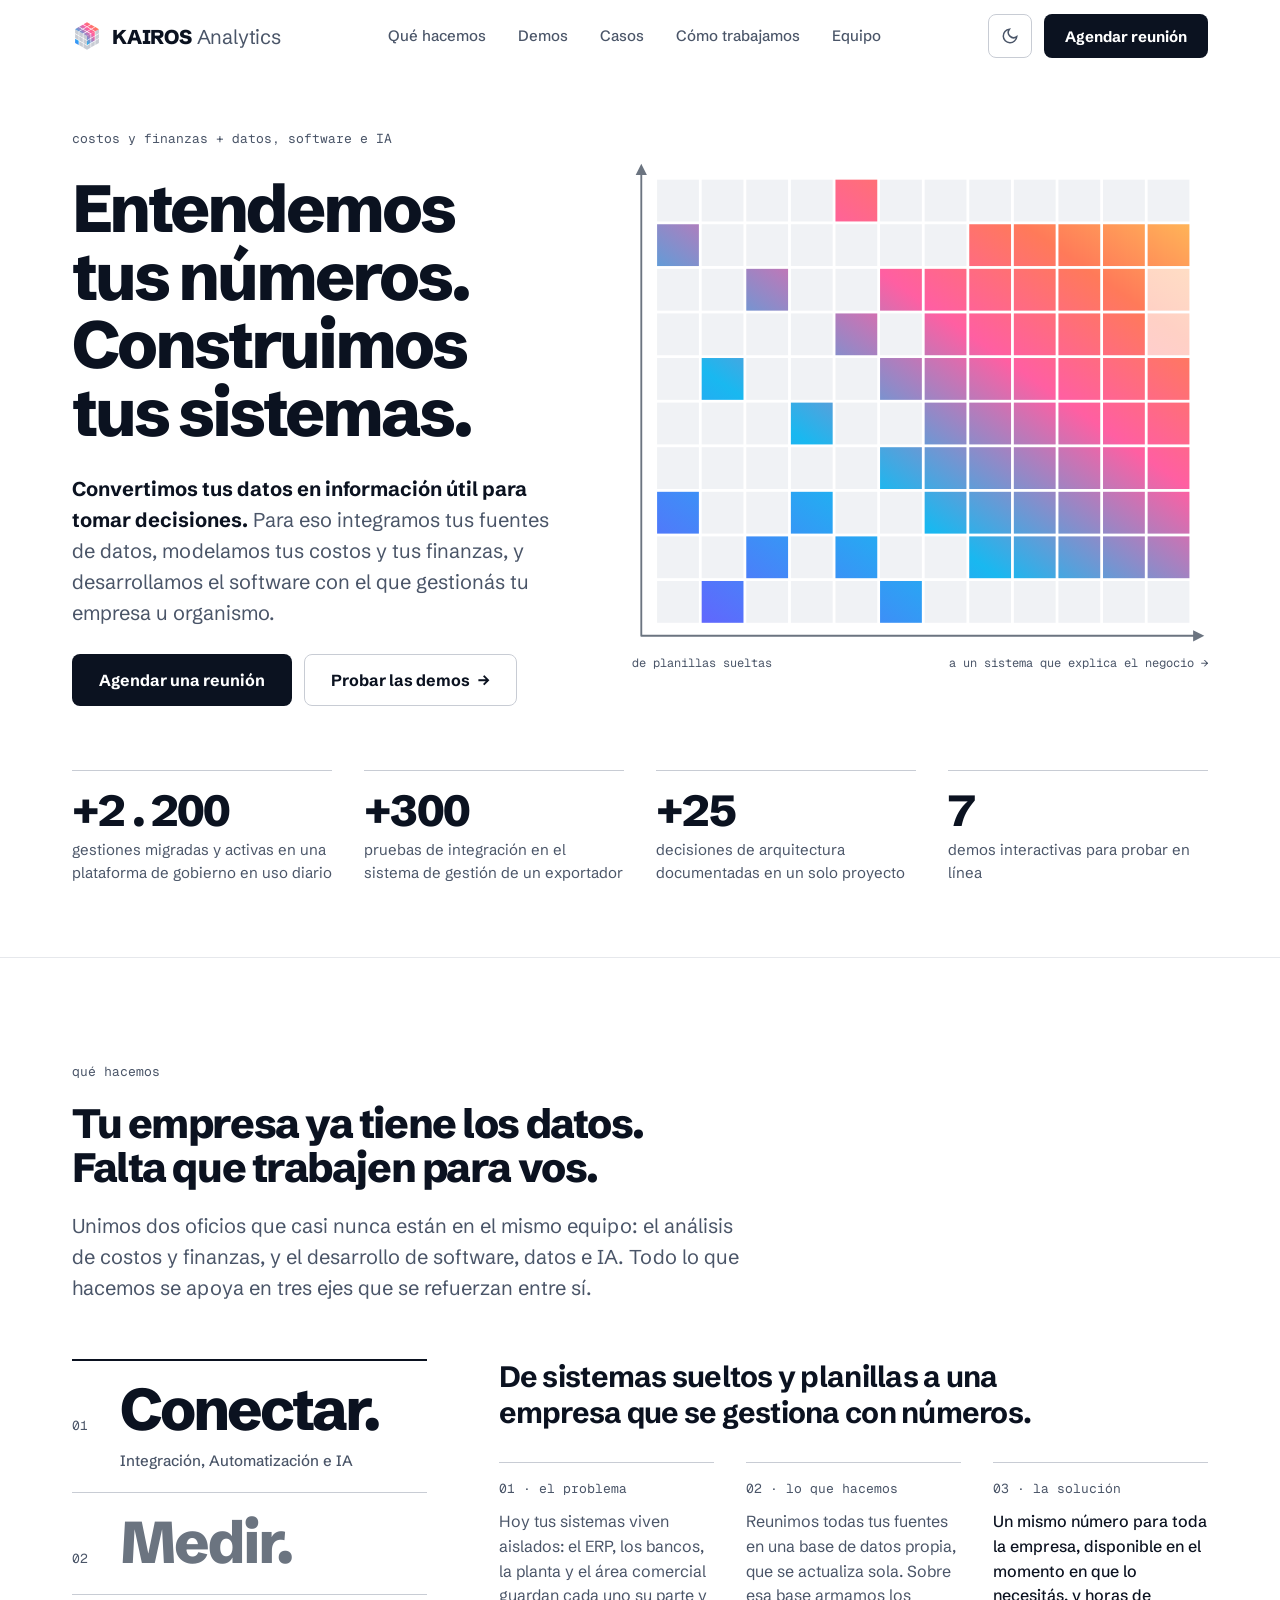
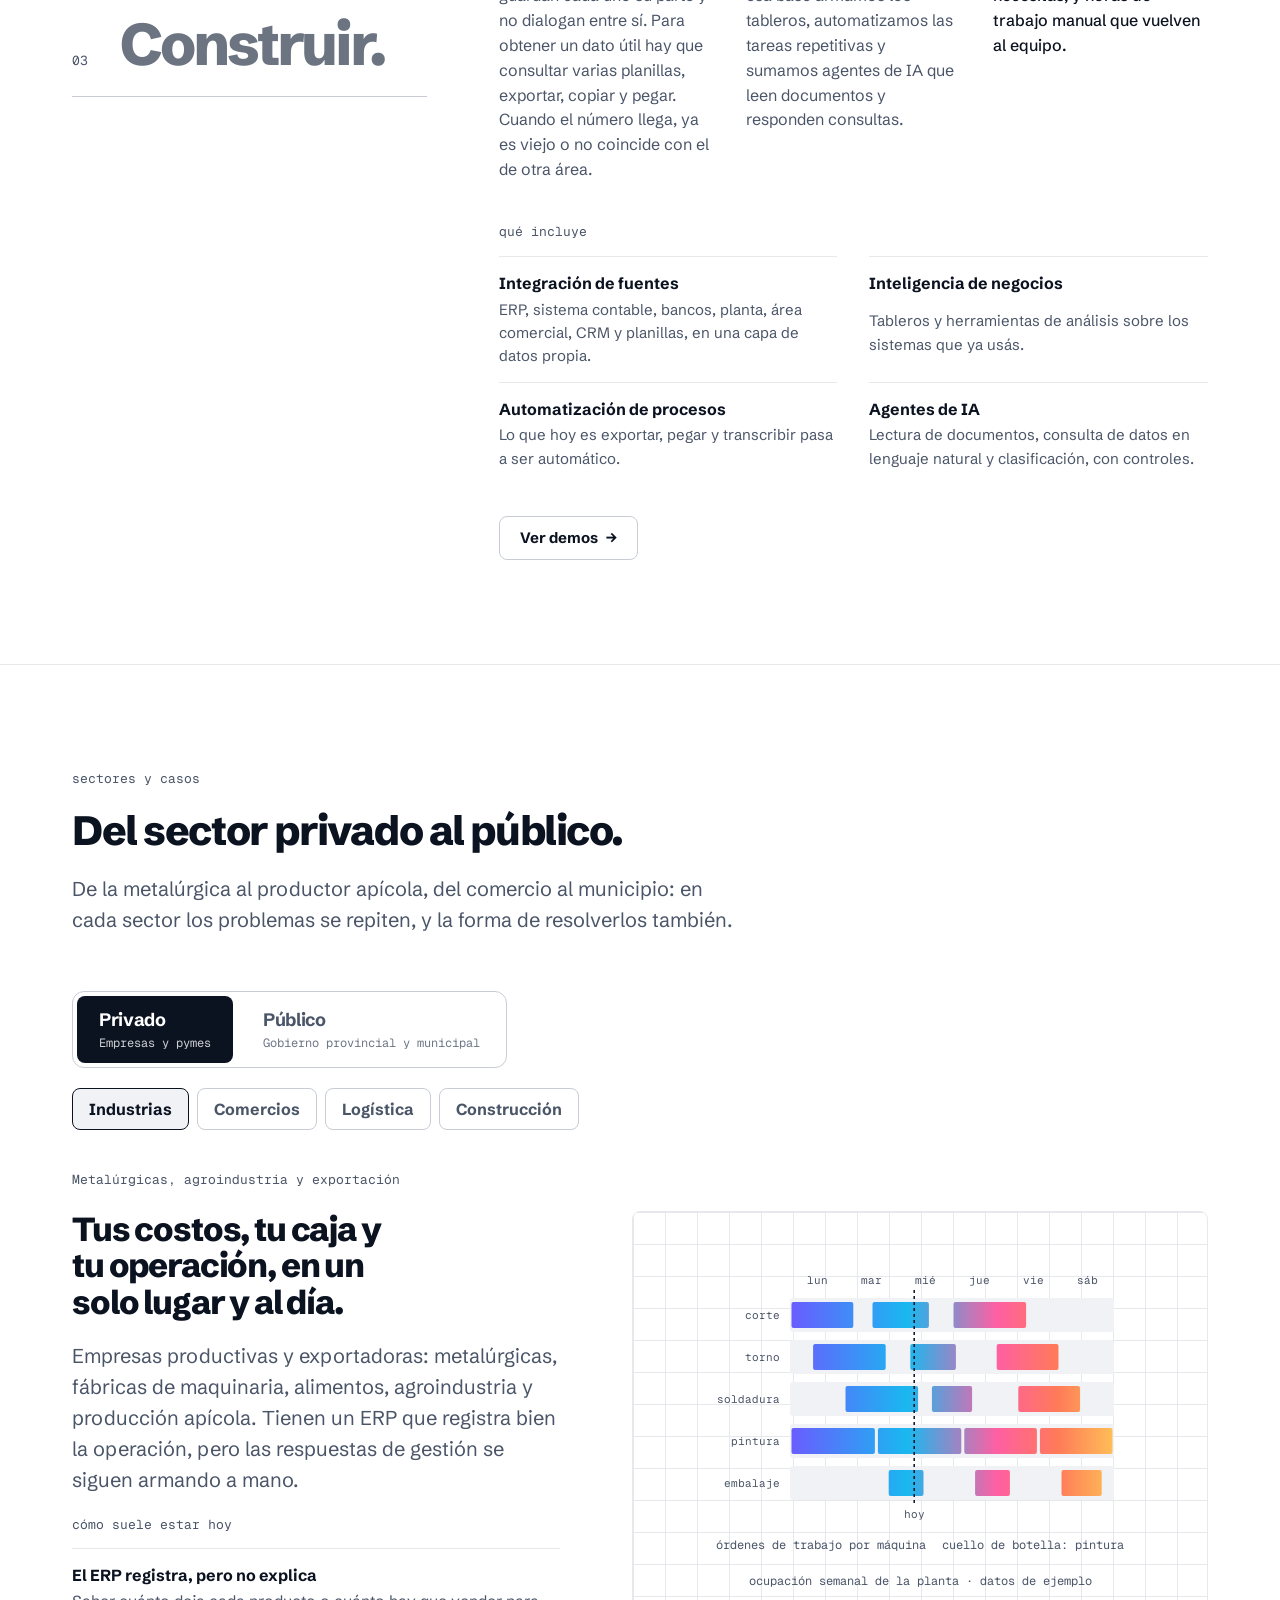
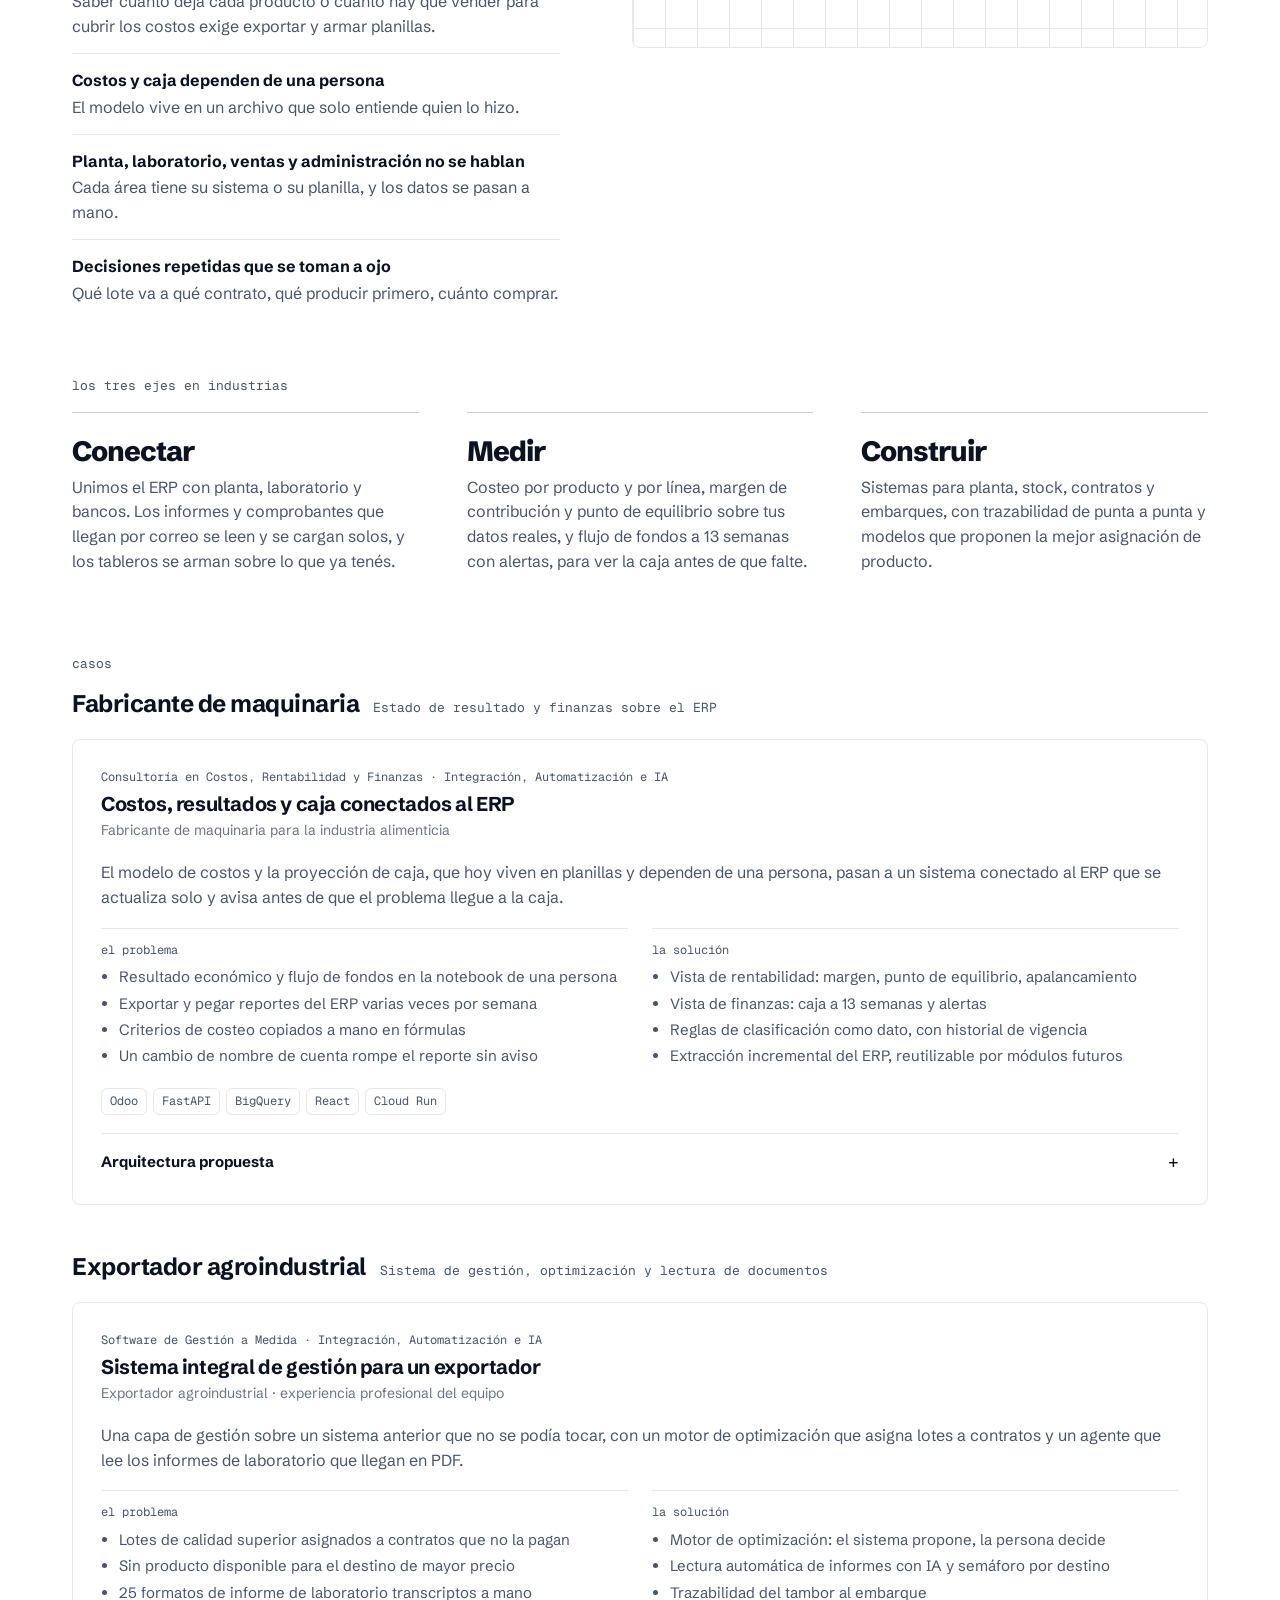
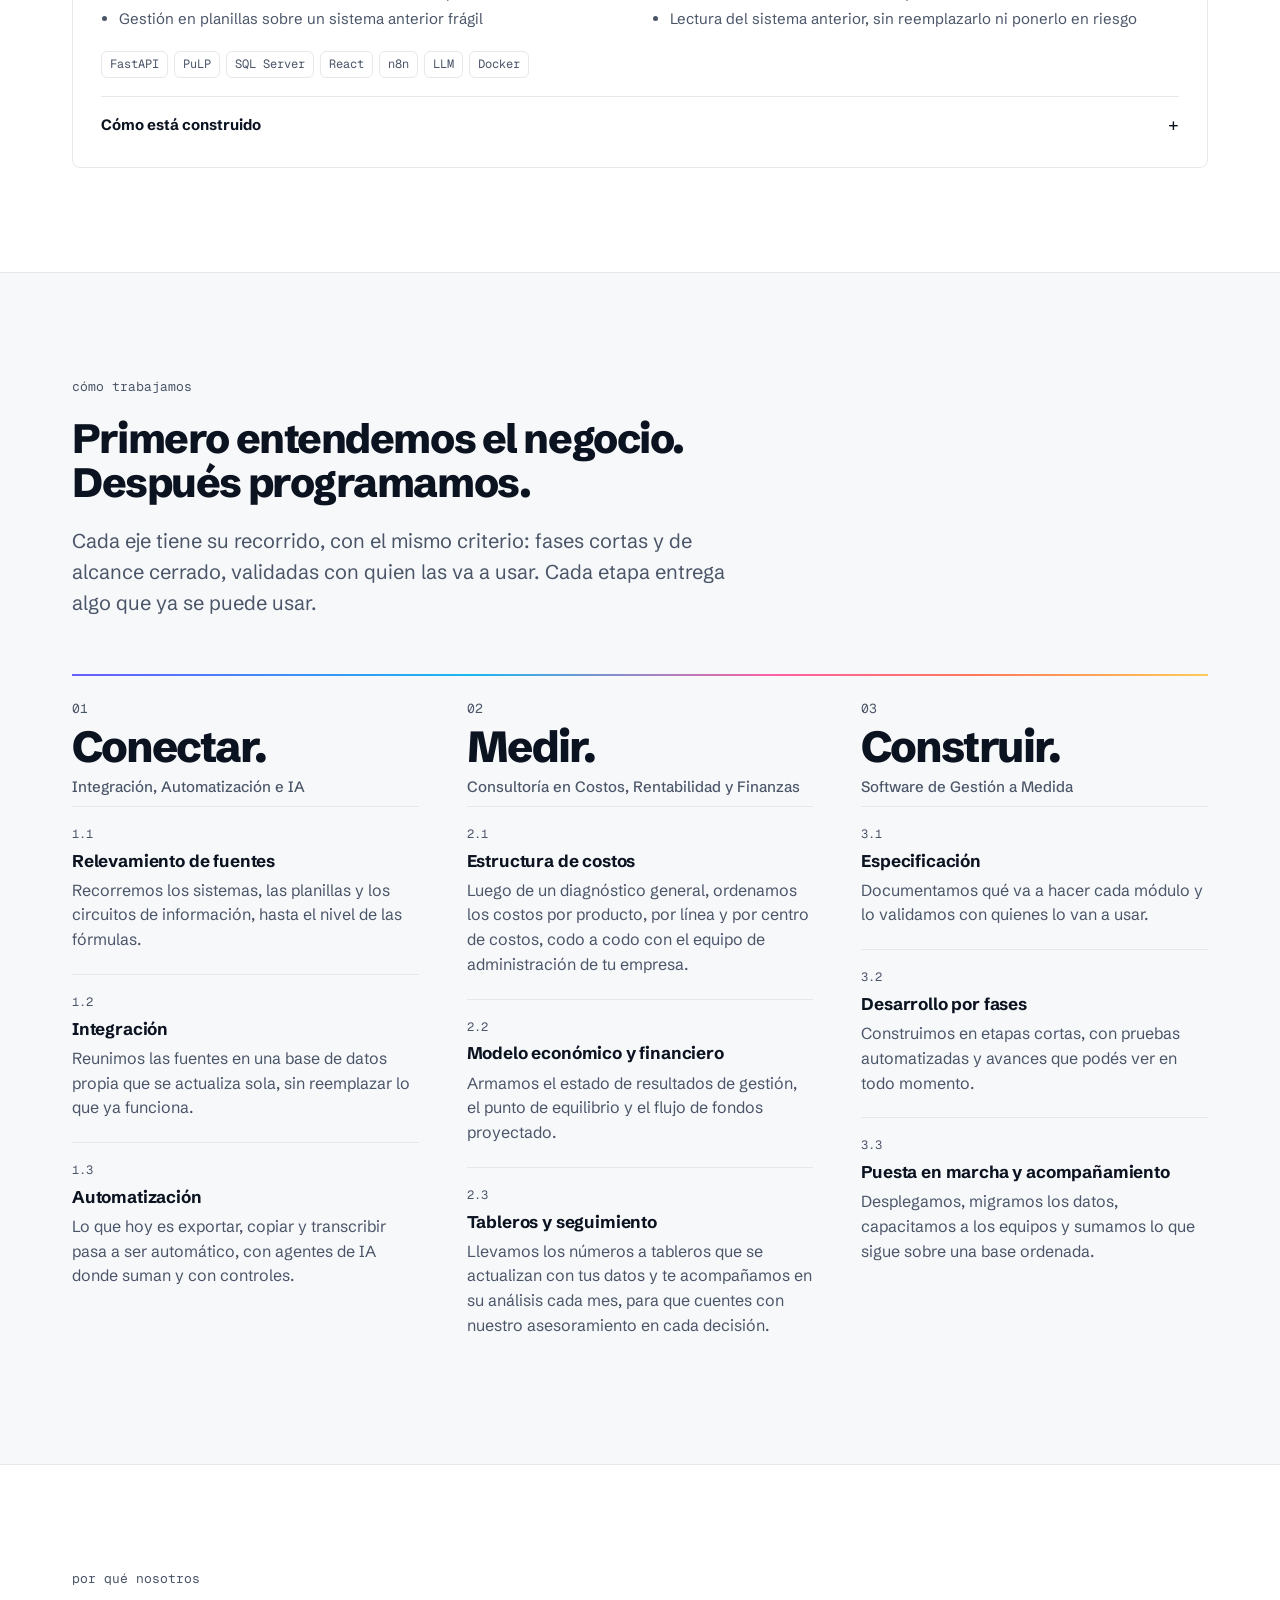
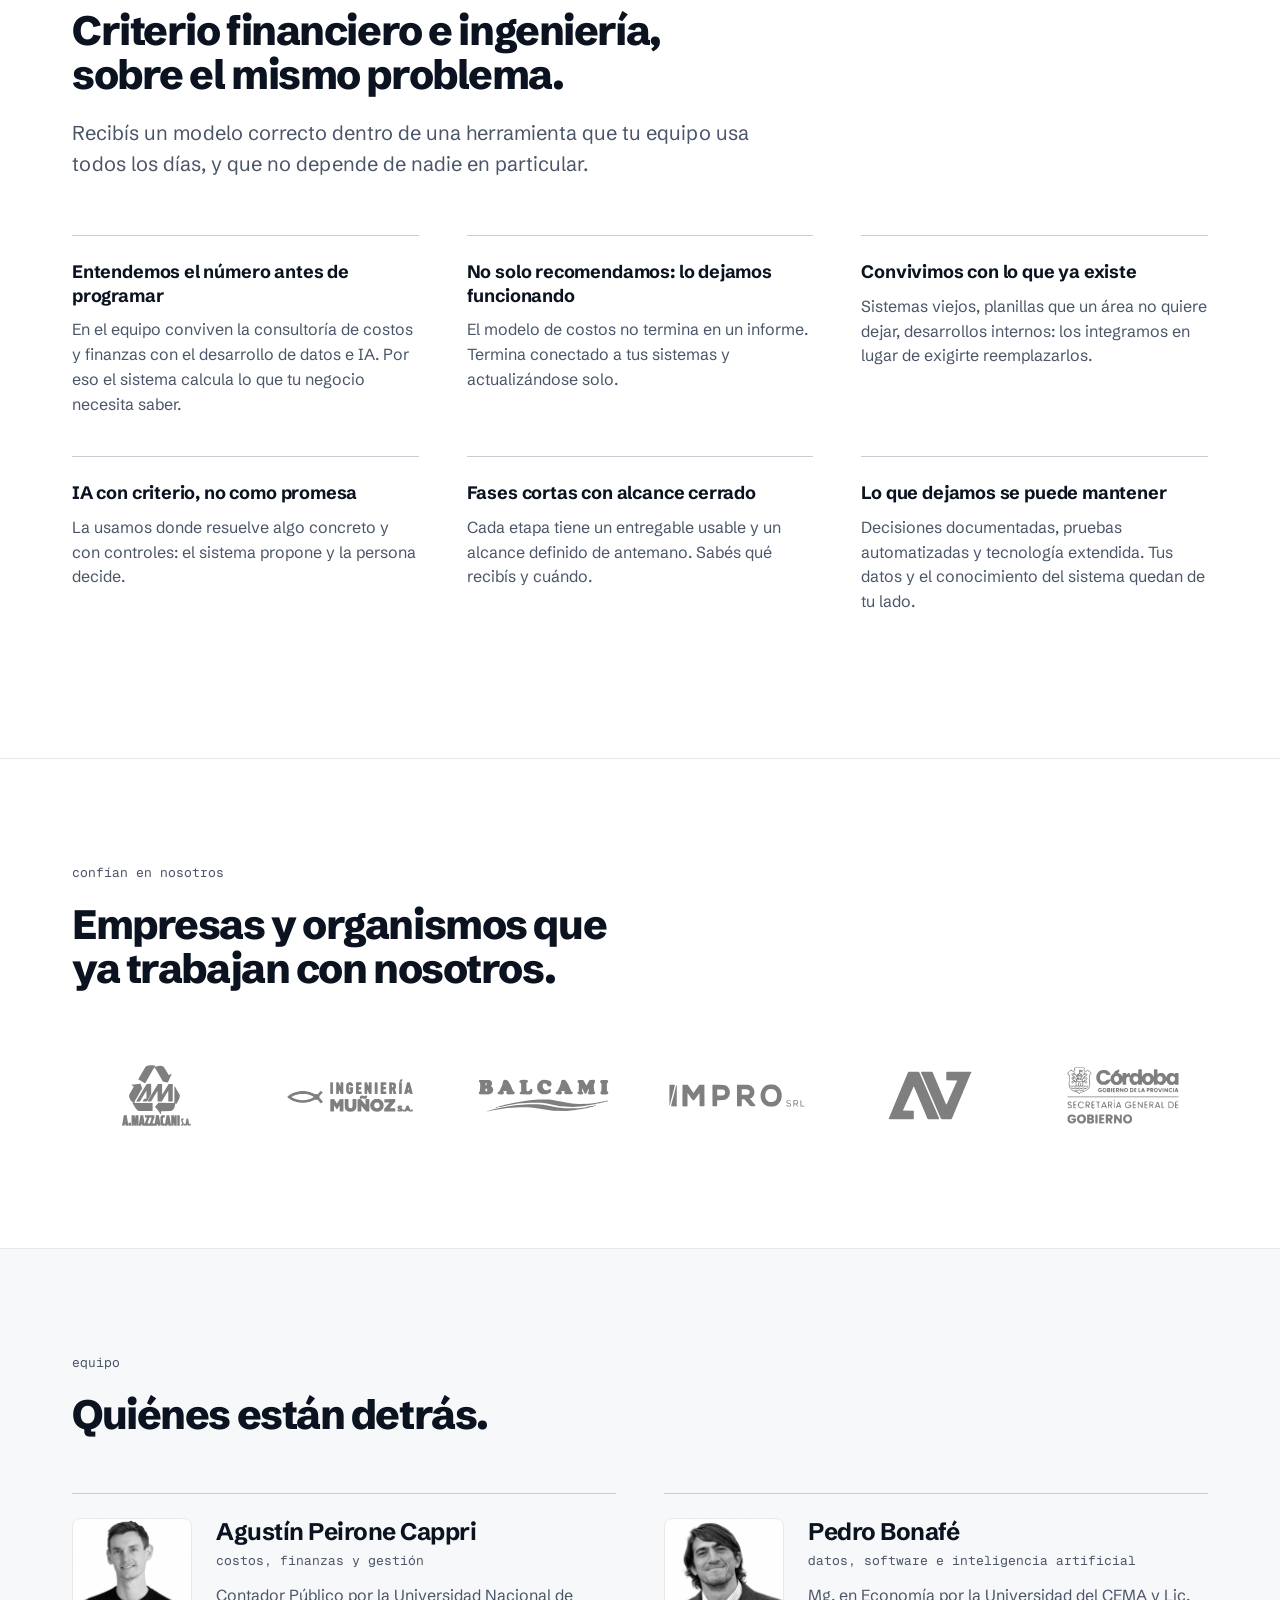
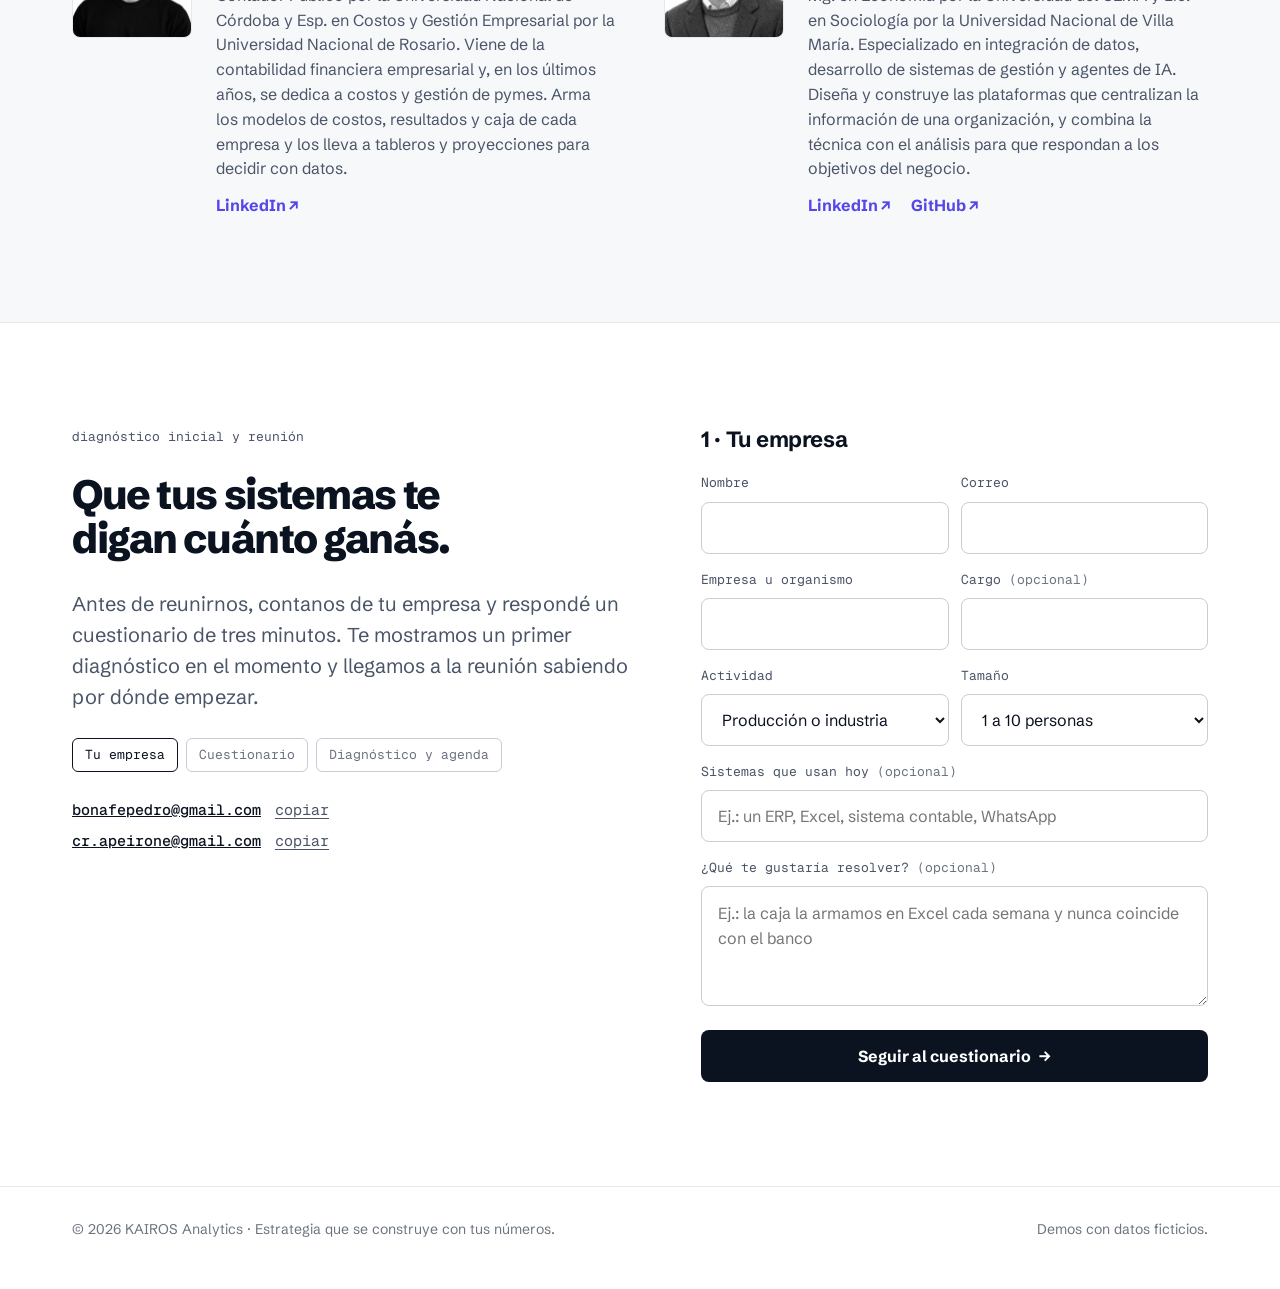
<file: index.html>
<!doctype html>
<html lang="es">
<head>
  <meta charset="utf-8" />
  <meta name="viewport" content="width=device-width, initial-scale=1" />
  <title>KAIROS Analytics · Costos, datos y software a medida</title>
  <meta name="description" content="Integramos tus fuentes de datos, modelamos tus costos y tus finanzas, y desarrollamos el software con el que gestionás tu empresa u organismo." />
  <meta name="theme-color" content="#ffffff" media="(prefers-color-scheme: light)" />
  <meta name="theme-color" content="#07080c" media="(prefers-color-scheme: dark)" />
  <meta property="og:type" content="website" />
  <meta property="og:locale" content="es_AR" />
  <meta property="og:site_name" content="KAIROS Analytics" />
  <meta property="og:title" content="Entendemos tus números. Construimos tus sistemas." />
  <meta property="og:description" content="Estrategia que se construye con tus números: costos y finanzas + datos, software e IA para conectar, medir y construir." />
  <meta property="og:url" content="https://kairosanalytics.com.ar/" />
  <meta property="og:image" content="https://kairosanalytics.com.ar/files/og-image.png" />
  <meta property="og:image:width" content="1200" />
  <meta property="og:image:height" content="630" />
  <meta property="og:image:alt" content="KAIROS Analytics: Entendemos tus números. Construimos tus sistemas. Estrategia que se construye con tus números." />
  <meta name="twitter:card" content="summary_large_image" />
  <link rel="icon" href="data:image/svg+xml,%3Csvg xmlns='http://www.w3.org/2000/svg' viewBox='0 0 48 48'%3E%3Cdefs%3E%3ClinearGradient id='g' gradientUnits='userSpaceOnUse' x1='0' y1='48' x2='48' y2='0'%3E%3Cstop offset='0' stop-color='%236a5cff'/%3E%3Cstop offset='0.35' stop-color='%2319b8f0'/%3E%3Cstop offset='0.62' stop-color='%23ff5fa2'/%3E%3Cstop offset='0.8' stop-color='%23ff7a59'/%3E%3Cstop offset='1' stop-color='%23ffcb57'/%3E%3C/linearGradient%3E%3C/defs%3E%3Cg fill='%23a9aeb9'%3E%3Cpolygon points='24.00,24.00 18.29,20.70 18.29,27.30 24.00,30.60'/%3E%3Cpolygon points='24.00,31.70 18.29,28.40 18.29,35.00 24.00,38.30'/%3E%3Cpolygon points='24.00,39.40 18.29,36.10 18.29,42.70 24.00,46.00'/%3E%3Cpolygon points='17.33,20.15 11.62,16.85 11.62,23.45 17.33,26.75'/%3E%3Cpolygon points='17.33,27.85 11.62,24.55 11.62,31.15 17.33,34.45'/%3E%3Cpolygon points='17.33,35.55 11.62,32.25 11.62,38.85 17.33,42.15'/%3E%3Cpolygon points='10.67,16.30 4.95,13.00 4.95,19.60 10.67,22.90'/%3E%3Cpolygon points='10.67,24.00 4.95,20.70 4.95,27.30 10.67,30.60'/%3E%3Cpolygon points='24.00,39.40 29.71,36.10 29.71,42.70 24.00,46.00'/%3E%3Cpolygon points='30.67,35.55 36.38,32.25 36.38,38.85 30.67,42.15'/%3E%3Cpolygon points='37.34,16.30 43.05,13.00 43.05,19.60 37.34,22.90'/%3E%3Cpolygon points='37.34,24.00 43.05,20.70 43.05,27.30 37.34,30.60'/%3E%3Cpolygon points='37.34,31.70 43.05,28.40 43.05,35.00 37.34,38.30'/%3E%3C/g%3E%3Cg fill='url%28%23g%29'%3E%3Cpolygon points='10.67,31.70 4.95,28.40 4.95,35.00 10.67,38.30'/%3E%3Cpolygon points='24.00,24.00 29.71,20.70 29.71,27.30 24.00,30.60'/%3E%3Cpolygon points='24.00,31.70 29.71,28.40 29.71,35.00 24.00,38.30'/%3E%3Cpolygon points='30.67,20.15 36.38,16.85 36.38,23.45 30.67,26.75'/%3E%3Cpolygon points='30.67,27.85 36.38,24.55 36.38,31.15 30.67,34.45'/%3E%3Cpolygon points='24.00,24.00 29.71,20.70 24.00,17.40 18.29,20.70'/%3E%3Cpolygon points='17.33,20.15 23.05,16.85 17.33,13.55 11.62,16.85'/%3E%3Cpolygon points='10.67,16.30 16.38,13.00 10.66,9.70 4.95,13.00'/%3E%3Cpolygon points='30.67,20.15 36.38,16.85 30.67,13.55 24.95,16.85'/%3E%3Cpolygon points='24.00,16.30 29.71,13.00 24.00,9.70 18.29,13.00'/%3E%3Cpolygon points='17.33,12.45 23.05,9.15 17.33,5.85 11.62,9.15'/%3E%3Cpolygon points='37.34,16.30 43.05,13.00 37.33,9.70 31.62,13.00'/%3E%3Cpolygon points='30.67,12.45 36.38,9.15 30.67,5.85 24.95,9.15'/%3E%3Cpolygon points='24.00,8.60 29.71,5.30 24.00,2.00 18.29,5.30'/%3E%3C/g%3E%3C/svg%3E" />
  <link rel="preconnect" href="https://fonts.googleapis.com" />
  <link rel="preconnect" href="https://fonts.gstatic.com" crossorigin />
  <link rel="stylesheet" href="https://fonts.googleapis.com/css2?family=Schibsted+Grotesk:wght@400;500;700;800&family=Geist+Mono:wght@400;500&display=swap" />
  <link rel="stylesheet" href="tokens.css" />
  <link rel="stylesheet" href="styles.css" />
  <!-- Tema guardado: se aplica antes de pintar para evitar el parpadeo -->
  <script>try { var t = localStorage.getItem("theme"); if (t) document.documentElement.dataset.theme = t; } catch (e) {}</script>
</head>
<body>
<a class="skip" href="#main">Saltar al contenido</a>

<!-- ============================ NAV ============================ -->
<header class="nav" id="nav">
  <div class="wrap nav-bar">
    <a class="logo" href="#top" aria-label="Inicio">
      <svg class="logo-mark" aria-hidden="true" width="30" height="30" viewBox="0 0 48 48">
        <defs><linearGradient id="gLogo" gradientUnits="userSpaceOnUse" x1="0" y1="48" x2="48" y2="0"><stop offset="0" style="stop-color:var(--g1)"/><stop offset="0.35" style="stop-color:var(--g2)"/><stop offset="0.62" style="stop-color:var(--g3)"/><stop offset="0.8" style="stop-color:var(--g4)"/><stop offset="1" style="stop-color:var(--g5)"/></linearGradient></defs>
        <g style="fill: var(--line-strong)"><polygon points="24.00,24.00 18.29,20.70 18.29,27.30 24.00,30.60"/><polygon points="24.00,31.70 18.29,28.40 18.29,35.00 24.00,38.30"/><polygon points="24.00,39.40 18.29,36.10 18.29,42.70 24.00,46.00"/><polygon points="17.33,20.15 11.62,16.85 11.62,23.45 17.33,26.75"/><polygon points="17.33,27.85 11.62,24.55 11.62,31.15 17.33,34.45"/><polygon points="17.33,35.55 11.62,32.25 11.62,38.85 17.33,42.15"/><polygon points="10.67,16.30 4.95,13.00 4.95,19.60 10.67,22.90"/><polygon points="10.67,24.00 4.95,20.70 4.95,27.30 10.67,30.60"/><polygon points="24.00,39.40 29.71,36.10 29.71,42.70 24.00,46.00"/><polygon points="30.67,35.55 36.38,32.25 36.38,38.85 30.67,42.15"/><polygon points="37.34,16.30 43.05,13.00 43.05,19.60 37.34,22.90"/><polygon points="37.34,24.00 43.05,20.70 43.05,27.30 37.34,30.60"/><polygon points="37.34,31.70 43.05,28.40 43.05,35.00 37.34,38.30"/></g>
        <g fill="url(#gLogo)"><polygon points="10.67,31.70 4.95,28.40 4.95,35.00 10.67,38.30"/><polygon points="24.00,24.00 29.71,20.70 29.71,27.30 24.00,30.60"/><polygon points="24.00,31.70 29.71,28.40 29.71,35.00 24.00,38.30"/><polygon points="30.67,20.15 36.38,16.85 36.38,23.45 30.67,26.75"/><polygon points="30.67,27.85 36.38,24.55 36.38,31.15 30.67,34.45"/><polygon points="24.00,24.00 29.71,20.70 24.00,17.40 18.29,20.70"/><polygon points="17.33,20.15 23.05,16.85 17.33,13.55 11.62,16.85"/><polygon points="10.67,16.30 16.38,13.00 10.66,9.70 4.95,13.00"/><polygon points="30.67,20.15 36.38,16.85 30.67,13.55 24.95,16.85"/><polygon points="24.00,16.30 29.71,13.00 24.00,9.70 18.29,13.00"/><polygon points="17.33,12.45 23.05,9.15 17.33,5.85 11.62,9.15"/><polygon points="37.34,16.30 43.05,13.00 37.33,9.70 31.62,13.00"/><polygon points="30.67,12.45 36.38,9.15 30.67,5.85 24.95,9.15"/><polygon points="24.00,8.60 29.71,5.30 24.00,2.00 18.29,5.30"/></g>
      </svg>
      <span class="logo-text"><b>KAIROS</b> Analytics</span>
    </a>
    <nav class="nav-links" aria-label="Secciones">
      <a href="#servicios">Qué hacemos</a>
      <a href="demo/">Demos</a>
      <a href="#casos">Casos</a>
      <a href="#metodologia">Cómo trabajamos</a>
      <a href="#equipo">Equipo</a>
    </nav>
    <div class="nav-actions">
      <button class="icon-btn" id="themeBtn" aria-label="Cambiar a tema oscuro" title="Cambiar tema">
        <svg class="i-moon" width="18" height="18" viewBox="0 0 24 24" fill="none" stroke="currentColor" stroke-width="2"><path d="M21 12.8A9 9 0 1 1 11.2 3a7 7 0 0 0 9.8 9.8z"/></svg>
        <svg class="i-sun" width="18" height="18" viewBox="0 0 24 24" fill="none" stroke="currentColor" stroke-width="2" stroke-linecap="round"><circle cx="12" cy="12" r="4"/><path d="M12 2v2M12 20v2M4.9 4.9l1.4 1.4M17.7 17.7l1.4 1.4M2 12h2M20 12h2M4.9 19.1l1.4-1.4M17.7 6.3l1.4-1.4"/></svg>
      </button>
      <a class="btn btn-primary btn-sm nav-cta" href="#contacto">Agendar reunión</a>
      <button class="icon-btn menu-btn" id="menuBtn" aria-label="Abrir menú" aria-expanded="false" aria-controls="mobileMenu">
        <svg width="18" height="18" viewBox="0 0 24 24" fill="none" stroke="currentColor" stroke-width="2" stroke-linecap="round"><path d="M4 7h16M4 12h16M4 17h16"/></svg>
      </button>
    </div>
  </div>
  <div class="mobile-menu" id="mobileMenu">
    <a href="#servicios">Qué hacemos</a>
    <a href="demo/">Demos</a>
    <a href="#casos">Sectores y casos</a>
    <a href="#metodologia">Cómo trabajamos</a>
    <a href="#por-que">Por qué nosotros</a>
    <a href="#equipo">Equipo</a>
    <a href="#contacto">Contacto</a>
  </div>
  <div class="progress" aria-hidden="true"><i id="progress"></i></div>
</header>

<main id="main">

<!-- ============================ INICIO ============================ -->
<section class="hero" id="top">
  <div class="wrap split">
    <div class="stack-text">
      <div class="label">costos y finanzas + datos, software e IA</div>
      <h1>Entendemos tus números. Construimos tus sistemas.</h1>
      <p class="lead"><strong class="lead-impacto">Convertimos tus datos en información útil para tomar decisiones.</strong> Para eso integramos tus fuentes de datos, modelamos tus costos y tus finanzas, y desarrollamos el software con el que gestionás tu empresa u organismo.</p>
      <div class="actions">
        <a class="btn btn-primary" href="#contacto">Agendar una reunión</a>
        <a class="btn btn-secondary" href="demo/">Probar las demos <span class="arrow" aria-hidden="true">→</span></a>
      </div>
    </div>
    <figure class="graphic">
      <div id="mosaic"></div>
      <figcaption class="caption label-sm">
        <span>de planillas sueltas</span>
        <span>a un sistema que explica el negocio</span>
      </figcaption>
    </figure>
  </div>
  <div class="wrap">
    <ul class="proof" id="proof" aria-label="Datos de nuestros proyectos"></ul>
  </div>
</section>

<!-- ============================ QUÉ HACEMOS ============================ -->
<section id="servicios">
  <div class="wrap">
    <div class="section-head reveal">
      <div class="label">qué hacemos</div>
      <h2>Tu empresa ya tiene los datos. Falta que trabajen para vos.</h2>
      <p class="lead">Unimos dos oficios que casi nunca están en el mismo equipo: el análisis de costos y finanzas, y el desarrollo de software, datos e IA. Todo lo que hacemos se apoya en tres ejes que se refuerzan entre sí.</p>
    </div>
    <div class="ejes reveal">
      <div class="ejes-tabs" role="tablist" aria-label="Los tres ejes" id="ejesTabs"></div>
      <div class="ejes-panel" id="ejesPanel" role="tabpanel"></div>
    </div>
  </div>
</section>

<!-- ============================ SECTORES Y CASOS ============================ -->
<section id="casos">
  <div class="wrap">
    <div class="section-head reveal">
      <div class="label">sectores y casos</div>
      <h2>Del sector privado al público.</h2>
      <p class="lead">De la metalúrgica al productor apícola, del comercio al municipio: en cada sector los problemas se repiten, y la forma de resolverlos también.</p>
    </div>
    <div class="vtabs reveal" role="tablist" aria-label="Ámbitos" id="vtabs"></div>
    <div class="stabs" role="tablist" aria-label="Sectores" id="stabs"></div>
    <div id="vpanel" role="tabpanel"></div>
  </div>
</section>

<!-- ============================ METODOLOGÍA ============================ -->
<section class="section-alt" id="metodologia">
  <div class="wrap">
    <div class="section-head reveal">
      <div class="label">cómo trabajamos</div>
      <h2>Primero entendemos el negocio. Después programamos.</h2>
      <p class="lead">Cada eje tiene su recorrido, con el mismo criterio: fases cortas y de alcance cerrado, validadas con quien las va a usar. Cada etapa entrega algo que ya se puede usar.</p>
    </div>
    <div class="method reveal" id="method">
      <div class="method-track" aria-hidden="true"><i></i></div>
      <ol class="method-cols" id="pasosGrid"></ol>
    </div>
  </div>
</section>

<!-- ============================ POR QUÉ NOSOTROS ============================ -->
<section id="por-que">
  <div class="wrap">
    <div class="section-head reveal">
      <div class="label">por qué nosotros</div>
      <h2>Criterio financiero e ingeniería, sobre el mismo problema.</h2>
      <p class="lead">Recibís un modelo correcto dentro de una herramienta que tu equipo usa todos los días, y que no depende de nadie en particular.</p>
    </div>
    <div class="ruled cols-3 reveal" id="diferencialesGrid"></div>
  </div>
</section>

<!-- ============================ CONFÍAN EN NOSOTROS ============================
     Se muestra cuando hay CLIENTES o TESTIMONIOS en data.js (solo clientes que autorizaron). -->
<section id="confian" hidden>
  <div class="wrap">
    <div class="section-head reveal">
      <div class="label">confían en nosotros</div>
      <h2>Empresas y organismos que ya trabajan con nosotros.</h2>
    </div>
    <ul class="clientes reveal" id="clientesGrid" aria-label="Empresas y organismos clientes"></ul>
    <div class="testimonios reveal" id="confianGrid"></div>
  </div>
</section>

<!-- ============================ EQUIPO ============================ -->
<section class="section-alt" id="equipo">
  <div class="wrap">
    <div class="section-head reveal">
      <div class="label">equipo</div>
      <h2>Quiénes están detrás.</h2>
    </div>
    <div class="team reveal">
      <article class="member">
        <img src="files/agustin-480.jpg" alt="Agustín Peirone Cappri" width="120" height="120" loading="lazy" />
        <div>
          <h3>Agustín Peirone Cappri</h3>
          <div class="label">costos, finanzas y gestión</div>
          <p>Contador Público por la Universidad Nacional de Córdoba y Esp. en Costos y Gestión Empresarial por la Universidad Nacional de Rosario. Viene de la contabilidad financiera empresarial y, en los últimos años, se dedica a costos y gestión de pymes. Arma los modelos de costos, resultados y caja de cada empresa y los lleva a tableros y proyecciones para decidir con datos.</p>
          <p class="member-links">
            <a href="https://www.linkedin.com/in/agustin-peirone-cappri/" target="_blank" rel="noopener noreferrer">LinkedIn ↗</a>
          </p>
        </div>
      </article>
      <article class="member">
        <img src="files/pedro-480.jpg" alt="Pedro Bonafé" width="120" height="120" loading="lazy" />
        <div>
          <h3>Pedro Bonafé</h3>
          <div class="label">datos, software e inteligencia artificial</div>
          <p>Mg. en Economía por la Universidad del CEMA y Lic. en Sociología por la Universidad Nacional de Villa María. Especializado en integración de datos, desarrollo de sistemas de gestión y agentes de IA. Diseña y construye las plataformas que centralizan la información de una organización, y combina la técnica con el análisis para que respondan a los objetivos del negocio.</p>
          <p class="member-links">
            <a href="https://www.linkedin.com/in/pedrobonafe/" target="_blank" rel="noopener noreferrer">LinkedIn ↗</a>
            <a href="https://github.com/bonafepedro" target="_blank" rel="noopener noreferrer">GitHub ↗</a>
          </p>
        </div>
      </article>
    </div>
  </div>
</section>

<!-- ============================ CONTACTO ============================ -->
<section id="contacto">
  <div class="wrap split split-even">
    <div class="stack-text reveal">
      <div class="label">diagnóstico inicial y reunión</div>
      <h2>Que tus sistemas te digan cuánto ganás.</h2>
      <p class="lead">Antes de reunirnos, contanos de tu empresa y respondé un cuestionario de tres minutos. Te mostramos un primer diagnóstico en el momento y llegamos a la reunión sabiendo por dónde empezar.</p>
      <ol class="diag-steps label" id="diagSteps" aria-label="Pasos">
        <li>Tu empresa</li>
        <li>Cuestionario</li>
        <li>Diagnóstico y agenda</li>
      </ol>
      <ul class="contact-direct label" id="ctaMails" aria-label="Correos de contacto"></ul>
    </div>
    <form class="contact-form reveal" id="ctaForm" novalidate>
      <div class="diag-step">
        <h3>1 · Tu empresa</h3>
        <div class="form-row">
          <div>
            <label for="ctaNombre">Nombre</label>
            <input id="ctaNombre" name="nombre" type="text" autocomplete="name" required />
          </div>
          <div>
            <label for="ctaEmail">Correo</label>
            <input id="ctaEmail" name="email" type="email" autocomplete="email" required />
          </div>
        </div>
        <div class="form-row">
          <div>
            <label for="ctaOrg">Empresa u organismo</label>
            <input id="ctaOrg" name="organizacion" type="text" autocomplete="organization" required />
          </div>
          <div>
            <label for="ctaCargo">Cargo <span class="opt">(opcional)</span></label>
            <input id="ctaCargo" name="cargo" type="text" autocomplete="organization-title" />
          </div>
        </div>
        <div class="form-row">
          <div>
            <label for="ctaModelo">Actividad</label>
            <select id="ctaModelo" name="actividad"></select>
          </div>
          <div>
            <label for="ctaTamano">Tamaño</label>
            <select id="ctaTamano" name="tamano"></select>
          </div>
        </div>
        <label for="ctaSistemas">Sistemas que usan hoy <span class="opt">(opcional)</span></label>
        <input id="ctaSistemas" name="sistemas" type="text" placeholder="Ej.: un ERP, Excel, sistema contable, WhatsApp" />
        <label for="ctaMsg">¿Qué te gustaría resolver? <span class="opt">(opcional)</span></label>
        <textarea id="ctaMsg" name="mensaje" rows="3" placeholder="Ej.: la caja la armamos en Excel cada semana y nunca coincide con el banco"></textarea>
        <button class="btn btn-primary" type="submit">Seguir al cuestionario <span class="arrow" aria-hidden="true">→</span></button>
      </div>
      <div class="diag-step" hidden>
        <h3>2 · Cuestionario rápido</h3>
        <p class="form-note">Elegí la opción que más se parezca a cómo trabajan hoy. No hay respuestas correctas.</p>
        <div id="diagPreguntas"></div>
        <div class="diag-nav">
          <button class="btn btn-ghost" type="button" data-step="0">← Volver</button>
          <button class="btn btn-primary" type="submit">Ver mi diagnóstico <span class="arrow" aria-hidden="true">→</span></button>
        </div>
      </div>
      <div class="diag-step" hidden>
        <h3>3 · Tu diagnóstico inicial</h3>
        <div id="diagResultado"></div>
        <p class="form-note" id="diagAgendaNota"></p>
        <div class="diag-nav">
          <button class="btn btn-primary" type="submit">Enviar diagnóstico <span class="arrow" aria-hidden="true">→</span></button>
          <a class="btn btn-secondary" id="diagAgenda" href="#" target="_blank" rel="noopener noreferrer" hidden>Elegir horario ↗</a>
        </div>
        <button class="link-btn" type="button" data-step="1">← Cambiar respuestas</button>
        <p class="label-sm form-note">Es una lectura orientativa, no un informe.</p>
      </div>
    </form>
  </div>
</section>
</main>

<footer>
  <div class="wrap">
    <span>© <span id="year">2026</span> <span data-brand>KAIROS Analytics</span> · Estrategia que se construye con tus números.</span>
    <span>Demos con datos ficticios.</span>
  </div>
</footer>

<div class="toast" id="toast" role="status" aria-live="polite"></div>

<script src="data.js"></script>
<script src="app.js"></script>
</body>
</html>
</file>
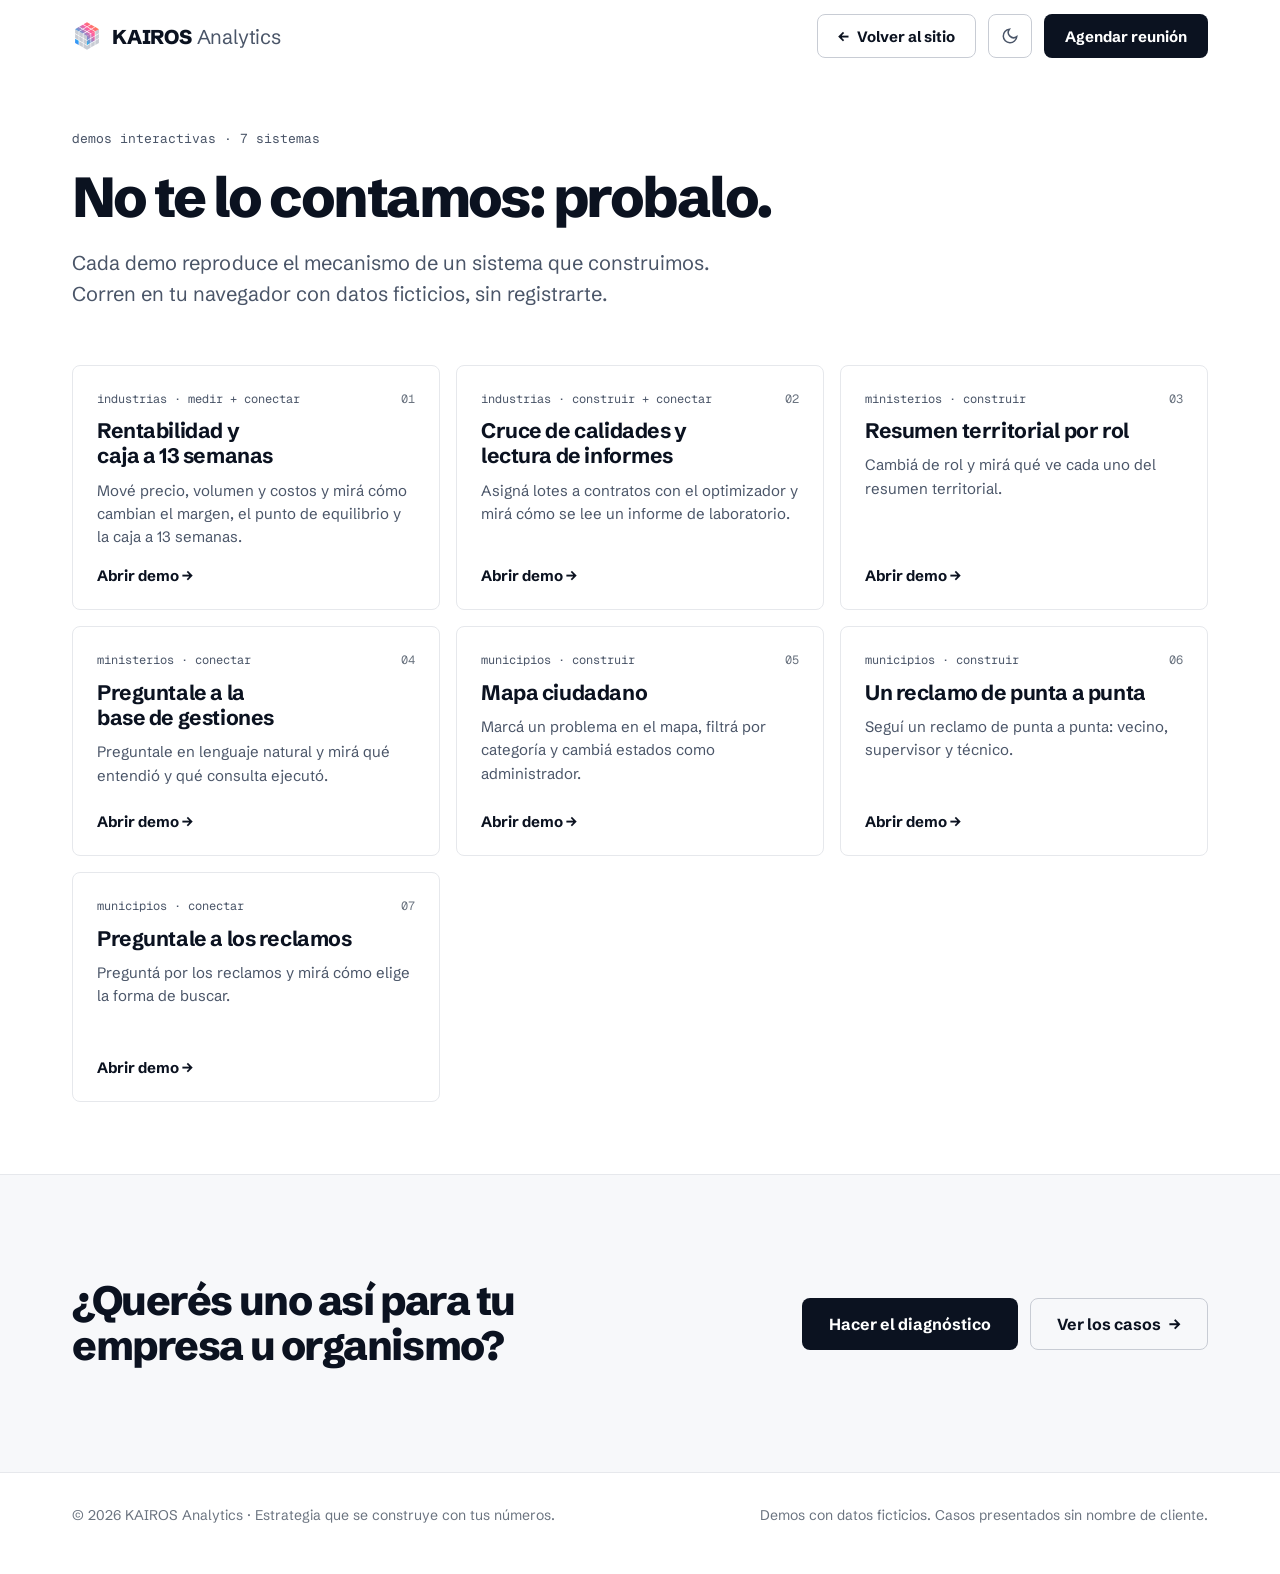
<file: demo/index.html>
<!doctype html>
<html lang="es">
<head>
  <meta charset="utf-8" />
  <meta name="viewport" content="width=device-width, initial-scale=1" />
  <title>Demos · KAIROS Analytics</title>
  <meta name="description" content="Demos interactivas de los sistemas que construimos: costos y caja, cruce de calidades, plataformas de gobierno, reclamos y agentes de IA. Datos ficticios, sin registrarte." />
  <meta name="theme-color" content="#ffffff" media="(prefers-color-scheme: light)" />
  <meta name="theme-color" content="#07080c" media="(prefers-color-scheme: dark)" />
  <meta property="og:type" content="website" />
  <meta property="og:locale" content="es_AR" />
  <meta property="og:site_name" content="KAIROS Analytics" />
  <meta property="og:title" content="Demos interactivas · KAIROS Analytics" />
  <meta property="og:description" content="Probá en tu navegador el mecanismo de los sistemas que construimos, con datos ficticios." />
  <meta property="og:url" content="https://kairosanalytics.com.ar/demo/" />
  <meta property="og:image" content="https://kairosanalytics.com.ar/files/og-image.png" />
  <meta property="og:image:width" content="1200" />
  <meta property="og:image:height" content="630" />
  <meta property="og:image:alt" content="KAIROS Analytics: Entendemos tus números. Construimos tus sistemas. Estrategia que se construye con tus números." />
  <meta name="twitter:card" content="summary_large_image" />
  <link rel="icon" href="data:image/svg+xml,%3Csvg xmlns='http://www.w3.org/2000/svg' viewBox='0 0 48 48'%3E%3Cdefs%3E%3ClinearGradient id='g' gradientUnits='userSpaceOnUse' x1='0' y1='48' x2='48' y2='0'%3E%3Cstop offset='0' stop-color='%236a5cff'/%3E%3Cstop offset='0.35' stop-color='%2319b8f0'/%3E%3Cstop offset='0.62' stop-color='%23ff5fa2'/%3E%3Cstop offset='0.8' stop-color='%23ff7a59'/%3E%3Cstop offset='1' stop-color='%23ffcb57'/%3E%3C/linearGradient%3E%3C/defs%3E%3Cg fill='%23a9aeb9'%3E%3Cpolygon points='24.00,24.00 18.29,20.70 18.29,27.30 24.00,30.60'/%3E%3Cpolygon points='24.00,31.70 18.29,28.40 18.29,35.00 24.00,38.30'/%3E%3Cpolygon points='24.00,39.40 18.29,36.10 18.29,42.70 24.00,46.00'/%3E%3Cpolygon points='17.33,20.15 11.62,16.85 11.62,23.45 17.33,26.75'/%3E%3Cpolygon points='17.33,27.85 11.62,24.55 11.62,31.15 17.33,34.45'/%3E%3Cpolygon points='17.33,35.55 11.62,32.25 11.62,38.85 17.33,42.15'/%3E%3Cpolygon points='10.67,16.30 4.95,13.00 4.95,19.60 10.67,22.90'/%3E%3Cpolygon points='10.67,24.00 4.95,20.70 4.95,27.30 10.67,30.60'/%3E%3Cpolygon points='24.00,39.40 29.71,36.10 29.71,42.70 24.00,46.00'/%3E%3Cpolygon points='30.67,35.55 36.38,32.25 36.38,38.85 30.67,42.15'/%3E%3Cpolygon points='37.34,16.30 43.05,13.00 43.05,19.60 37.34,22.90'/%3E%3Cpolygon points='37.34,24.00 43.05,20.70 43.05,27.30 37.34,30.60'/%3E%3Cpolygon points='37.34,31.70 43.05,28.40 43.05,35.00 37.34,38.30'/%3E%3C/g%3E%3Cg fill='url%28%23g%29'%3E%3Cpolygon points='10.67,31.70 4.95,28.40 4.95,35.00 10.67,38.30'/%3E%3Cpolygon points='24.00,24.00 29.71,20.70 29.71,27.30 24.00,30.60'/%3E%3Cpolygon points='24.00,31.70 29.71,28.40 29.71,35.00 24.00,38.30'/%3E%3Cpolygon points='30.67,20.15 36.38,16.85 36.38,23.45 30.67,26.75'/%3E%3Cpolygon points='30.67,27.85 36.38,24.55 36.38,31.15 30.67,34.45'/%3E%3Cpolygon points='24.00,24.00 29.71,20.70 24.00,17.40 18.29,20.70'/%3E%3Cpolygon points='17.33,20.15 23.05,16.85 17.33,13.55 11.62,16.85'/%3E%3Cpolygon points='10.67,16.30 16.38,13.00 10.66,9.70 4.95,13.00'/%3E%3Cpolygon points='30.67,20.15 36.38,16.85 30.67,13.55 24.95,16.85'/%3E%3Cpolygon points='24.00,16.30 29.71,13.00 24.00,9.70 18.29,13.00'/%3E%3Cpolygon points='17.33,12.45 23.05,9.15 17.33,5.85 11.62,9.15'/%3E%3Cpolygon points='37.34,16.30 43.05,13.00 37.33,9.70 31.62,13.00'/%3E%3Cpolygon points='30.67,12.45 36.38,9.15 30.67,5.85 24.95,9.15'/%3E%3Cpolygon points='24.00,8.60 29.71,5.30 24.00,2.00 18.29,5.30'/%3E%3C/g%3E%3C/svg%3E" />
  <link rel="preconnect" href="https://fonts.googleapis.com" />
  <link rel="preconnect" href="https://fonts.gstatic.com" crossorigin />
  <link rel="stylesheet" href="https://fonts.googleapis.com/css2?family=Schibsted+Grotesk:wght@400;500;700;800&family=Geist+Mono:wght@400;500&display=swap" />
  <link rel="stylesheet" href="../tokens.css" />
  <link rel="stylesheet" href="../styles.css" />
  <script>try { var t = localStorage.getItem("theme"); if (t) document.documentElement.dataset.theme = t; } catch (e) {}</script>
</head>
<body class="demo-page">
<a class="skip" href="#main">Saltar al contenido</a>

<header class="nav" id="nav">
  <div class="wrap nav-bar">
    <a class="logo" href="../" aria-label="Volver al inicio">
      <svg class="logo-mark" aria-hidden="true" width="30" height="30" viewBox="0 0 48 48">
        <defs><linearGradient id="gLogo" gradientUnits="userSpaceOnUse" x1="0" y1="48" x2="48" y2="0"><stop offset="0" style="stop-color:var(--g1)"/><stop offset="0.35" style="stop-color:var(--g2)"/><stop offset="0.62" style="stop-color:var(--g3)"/><stop offset="0.8" style="stop-color:var(--g4)"/><stop offset="1" style="stop-color:var(--g5)"/></linearGradient></defs>
        <g style="fill: var(--line-strong)"><polygon points="24.00,24.00 18.29,20.70 18.29,27.30 24.00,30.60"/><polygon points="24.00,31.70 18.29,28.40 18.29,35.00 24.00,38.30"/><polygon points="24.00,39.40 18.29,36.10 18.29,42.70 24.00,46.00"/><polygon points="17.33,20.15 11.62,16.85 11.62,23.45 17.33,26.75"/><polygon points="17.33,27.85 11.62,24.55 11.62,31.15 17.33,34.45"/><polygon points="17.33,35.55 11.62,32.25 11.62,38.85 17.33,42.15"/><polygon points="10.67,16.30 4.95,13.00 4.95,19.60 10.67,22.90"/><polygon points="10.67,24.00 4.95,20.70 4.95,27.30 10.67,30.60"/><polygon points="24.00,39.40 29.71,36.10 29.71,42.70 24.00,46.00"/><polygon points="30.67,35.55 36.38,32.25 36.38,38.85 30.67,42.15"/><polygon points="37.34,16.30 43.05,13.00 43.05,19.60 37.34,22.90"/><polygon points="37.34,24.00 43.05,20.70 43.05,27.30 37.34,30.60"/><polygon points="37.34,31.70 43.05,28.40 43.05,35.00 37.34,38.30"/></g>
        <g fill="url(#gLogo)"><polygon points="10.67,31.70 4.95,28.40 4.95,35.00 10.67,38.30"/><polygon points="24.00,24.00 29.71,20.70 29.71,27.30 24.00,30.60"/><polygon points="24.00,31.70 29.71,28.40 29.71,35.00 24.00,38.30"/><polygon points="30.67,20.15 36.38,16.85 36.38,23.45 30.67,26.75"/><polygon points="30.67,27.85 36.38,24.55 36.38,31.15 30.67,34.45"/><polygon points="24.00,24.00 29.71,20.70 24.00,17.40 18.29,20.70"/><polygon points="17.33,20.15 23.05,16.85 17.33,13.55 11.62,16.85"/><polygon points="10.67,16.30 16.38,13.00 10.66,9.70 4.95,13.00"/><polygon points="30.67,20.15 36.38,16.85 30.67,13.55 24.95,16.85"/><polygon points="24.00,16.30 29.71,13.00 24.00,9.70 18.29,13.00"/><polygon points="17.33,12.45 23.05,9.15 17.33,5.85 11.62,9.15"/><polygon points="37.34,16.30 43.05,13.00 37.33,9.70 31.62,13.00"/><polygon points="30.67,12.45 36.38,9.15 30.67,5.85 24.95,9.15"/><polygon points="24.00,8.60 29.71,5.30 24.00,2.00 18.29,5.30"/></g>
      </svg>
      <span class="logo-text"><b>KAIROS</b> Analytics</span>
    </a>
    <div class="nav-actions">
      <a class="btn btn-ghost btn-sm demo-back" href="../"><span class="arrow" aria-hidden="true">←</span> Volver al sitio</a>
      <button class="icon-btn" id="themeBtn" aria-label="Cambiar a tema oscuro" title="Cambiar tema">
        <svg class="i-moon" width="18" height="18" viewBox="0 0 24 24" fill="none" stroke="currentColor" stroke-width="2"><path d="M21 12.8A9 9 0 1 1 11.2 3a7 7 0 0 0 9.8 9.8z"/></svg>
        <svg class="i-sun" width="18" height="18" viewBox="0 0 24 24" fill="none" stroke="currentColor" stroke-width="2" stroke-linecap="round"><circle cx="12" cy="12" r="4"/><path d="M12 2v2M12 20v2M4.9 4.9l1.4 1.4M17.7 17.7l1.4 1.4M2 12h2M20 12h2M4.9 19.1l1.4-1.4M17.7 6.3l1.4-1.4"/></svg>
      </button>
      <a class="btn btn-primary btn-sm nav-cta" href="../#contacto">Agendar reunión</a>
    </div>
  </div>
</header>

<main id="main">
<section class="hero demo-hero">
  <div class="wrap">
    <div class="section-head">
      <div class="label">demos interactivas · <span id="demoCount">7</span> sistemas</div>
      <h1>No te lo contamos: probalo.</h1>
      <p class="lead">Cada demo reproduce el mecanismo de un sistema que construimos. Corren en tu navegador con datos ficticios, sin registrarte.</p>
    </div>
    <div class="demo-tiles" id="demoTiles"></div>
  </div>
</section>

<section class="section-alt demo-cta">
  <div class="wrap demo-cta-bar">
    <h2>¿Querés uno así para tu empresa u organismo?</h2>
    <div class="actions">
      <a class="btn btn-primary" href="../#contacto">Hacer el diagnóstico</a>
      <a class="btn btn-secondary" href="../#casos">Ver los casos <span class="arrow" aria-hidden="true">→</span></a>
    </div>
  </div>
</section>
</main>

<footer>
  <div class="wrap">
    <span>© <span id="year">2026</span> <span data-brand>KAIROS Analytics</span> · Estrategia que se construye con tus números.</span>
    <span>Demos con datos ficticios. Casos presentados sin nombre de cliente.</span>
  </div>
</footer>

<!-- ============================ MODAL DEMO ============================ -->
<div class="modal" id="demoModal" role="dialog" aria-modal="true" aria-labelledby="demoTitle" hidden>
  <div class="modal-backdrop" data-close></div>
  <div class="modal-dialog">
    <div class="modal-head">
      <div>
        <h3 id="demoTitle">Demo</h3>
        <p id="demoSub"></p>
      </div>
      <div class="modal-actions">
        <button class="btn btn-ghost btn-sm" id="demoShare" type="button">Copiar enlace</button>
        <button class="icon-btn" data-close aria-label="Cerrar demo">
          <svg width="18" height="18" viewBox="0 0 24 24" fill="none" stroke="currentColor" stroke-width="2" stroke-linecap="round"><path d="M6 6l12 12M18 6L6 18"/></svg>
        </button>
      </div>
    </div>
    <div class="modal-body" id="demoBody"></div>
  </div>
</div>

<div class="toast" id="toast" role="status" aria-live="polite"></div>

<script src="../data.js"></script>
<script src="../demos.js"></script>
<script src="demo.js"></script>
</body>
</html>
</file>
<file: tokens.css>
/* ==========================================================================
   Línea estética "Mosaico de datos" — tokens
   Mismos nombres que usa landing_v2/styles.css (--bg, --surface, --ink, --line,
   --brand, --accent, --ok…), para migrar reemplazando valores.
   Tema: claro por defecto; oscuro por preferencia del sistema o data-theme.
   ========================================================================== */

:root {
  /* Fondos y superficies */
  --bg: #ffffff;
  --bg-alt: #f7f8fa;
  --surface: #ffffff;
  --surface-2: #f0f2f5;      /* celda vacía del mosaico, chips, fondos de control */

  /* Texto */
  --ink: #0b1220;            /* titulares, texto principal, botón primario */
  --ink-2: #4a5568;          /* párrafos, navegación, etiquetas mono */
  --ink-3: #6b7480;          /* notas al pie; no usar por debajo de 13px */

  /* Líneas */
  --line: #e6e8ec;           /* divisores */
  --line-strong: #c8ccd4;    /* borde de botón secundario y de inputs */

  /* Gradiente: el único color de la página. Siempre los 5 tonos, en este orden. */
  --g1: #6a5cff;             /* violeta */
  --g2: #19b8f0;             /* cian */
  --g3: #ff5fa2;             /* rosa */
  --g4: #ff7a59;             /* coral */
  --g5: #ffcb57;             /* ámbar */
  --gradient: linear-gradient(35deg, var(--g1) 0%, var(--g2) 35%, var(--g3) 62%, var(--g4) 80%, var(--g5) 100%);
  --gradient-x: linear-gradient(90deg, var(--g1) 0%, var(--g2) 35%, var(--g3) 62%, var(--g4) 80%, var(--g5) 100%);

  /* Color sólido para lo interactivo que no puede llevar gradiente (links, foco) */
  --brand: #5546e8;
  --brand-soft: #eceaff;
  --accent: var(--g4);

  /* Semánticos: solo dentro de demos y estados, nunca como decoración */
  --ok: #1f8a5b;
  --ok-soft: #dcf1e5;
  --warn: #a86a12;
  --warn-soft: #fbf0d9;
  --bad: #c2453b;
  --bad-soft: #f8e0dd;
  --info: #2f6fd0;
  --info-soft: #e0eaf7;

  /* Forma */
  --radius: 8px;             /* botones, inputs, tarjetas */
  --radius-sm: 6px;
  --shadow: none;            /* la línea separa; no hay sombras */
  --maxw: 1296px;            /* 1440 − 2 × 72 */
  --gutter: 72px;            /* 24px en móvil */

  /* Módulo del mosaico */
  --cell: 48px;
  --cell-gap: 3px;

  /* Tipografía */
  --font: "Schibsted Grotesk", "Helvetica Neue", Arial, sans-serif;
  --font-display: var(--font);
  --font-mono: "Geist Mono", ui-monospace, "SFMono-Regular", Menlo, monospace;

  color-scheme: light;
}

@media (prefers-color-scheme: dark) {
  :root:not([data-theme="light"]) {
    --bg: #07080c;
    --bg-alt: #0c0e14;
    --surface: #101219;
    --surface-2: #12141c;
    --ink: #ffffff;
    --ink-2: #b3b8c7;
    --ink-3: #8b91a3;
    --line: #1c1f29;
    --line-strong: #3a3f4d;
    --g1: #7a6dff;
    --brand: #9a90ff;
    --brand-soft: #1b1a3a;
    --ok: #5cc48c;
    --ok-soft: #173326;
    --warn: #e5b45a;
    --warn-soft: #362a12;
    --bad: #ef7f73;
    --bad-soft: #3b1d1a;
    --info: #86aee6;
    --info-soft: #1a2a40;
    color-scheme: dark;
  }
}

:root[data-theme="dark"] {
  --bg: #07080c;
  --bg-alt: #0c0e14;
  --surface: #101219;
  --surface-2: #12141c;
  --ink: #ffffff;
  --ink-2: #b3b8c7;
  --ink-3: #8b91a3;
  --line: #1c1f29;
  --line-strong: #3a3f4d;
  --g1: #7a6dff;
  --brand: #9a90ff;
  --brand-soft: #1b1a3a;
  --ok: #5cc48c;
  --ok-soft: #173326;
  --warn: #e5b45a;
  --warn-soft: #362a12;
  --bad: #ef7f73;
  --bad-soft: #3b1d1a;
  --info: #86aee6;
  --info-soft: #1a2a40;
  color-scheme: dark;
}
</file>
<file: styles.css>
/* ==========================================================================
   Landing — estilos
   Línea estética "Mosaico de datos" (ver ../linea_estética/README.md).
   Todo el color sale de tokens.css: acá no hay colores literales.
   Movimiento: suave, corto y desactivado con prefers-reduced-motion.
   ========================================================================== */

:root {
  --brand-2: var(--brand);
  --accent-soft: var(--warn-soft);
  --nav-h: 72px;
  --section-y: 104px;
  --ease: cubic-bezier(.2, .7, .2, 1);
}

* { box-sizing: border-box; }
html { scroll-behavior: smooth; scroll-padding-top: calc(var(--nav-h) + 8px); }
body {
  margin: 0;
  background: var(--bg);
  color: var(--ink);
  font-family: var(--font);
  font-size: 16px;
  line-height: 1.55;
  -webkit-font-smoothing: antialiased;
  overflow-x: hidden;
}
img, svg { max-width: 100%; }
a { color: var(--brand); }
button, input, select, textarea { font: inherit; color: inherit; }
h1, h2, h3, h4 { margin: 0; text-wrap: balance; }
h1 { font-size: clamp(40px, min(5.2vw, 8.4vh), 74px); line-height: 1.02; font-weight: 800; letter-spacing: -0.045em; }
h2 { font-size: clamp(30px, 3.2vw, 44px); line-height: 1.08; font-weight: 800; letter-spacing: -0.035em; }
h3 { font-size: 24px; line-height: 1.2; font-weight: 700; letter-spacing: -0.02em; }
h4 { font-size: 20px; line-height: 1.2; font-weight: 700; letter-spacing: -0.02em; }
p { margin: 0 0 1em; }
.wrap { max-width: calc(var(--maxw) + 2 * var(--gutter)); margin-inline: auto; padding-inline: var(--gutter); }
.skip { position: absolute; left: -999px; top: 8px; background: var(--ink); color: var(--bg); padding: 8px 12px; border-radius: var(--radius); z-index: 100; }
.skip:focus { left: 8px; }
:focus-visible { outline: 2px solid var(--brand); outline-offset: 3px; }

.label { font-family: var(--font-mono); font-size: 13px; color: var(--ink-2); }
.label-sm { font-family: var(--font-mono); font-size: 12px; color: var(--ink-2); }
.lead { margin: 0; max-width: 560px; font-size: 20px; color: var(--ink-2); }

/* ---------- Navegación ---------- */
.nav {
  position: sticky; top: 0; z-index: 40;
  background: color-mix(in srgb, var(--bg) 82%, transparent);
  backdrop-filter: saturate(1.4) blur(14px); -webkit-backdrop-filter: saturate(1.4) blur(14px);
  border-bottom: 1px solid transparent; transition: border-color .3s;
}
.nav.scrolled { border-bottom-color: var(--line); }
.nav-bar { height: var(--nav-h); display: flex; align-items: center; justify-content: space-between; gap: 24px; }
.logo { display: flex; align-items: center; gap: 10px; font-size: 20px; font-weight: 800; letter-spacing: -0.03em; color: var(--ink); text-decoration: none; white-space: nowrap; }
.logo-text { font-weight: 400; color: var(--ink-2); letter-spacing: -0.01em; }
.logo-text b { font-weight: 800; color: var(--ink); }
.logo-mark { flex: none; transition: transform .5s var(--ease); }
.logo:hover .logo-mark { transform: rotate(-8deg) scale(1.06); }
.nav-links { display: flex; gap: 32px; font-size: 15px; font-weight: 500; }
.nav-links a { color: var(--ink-2); text-decoration: none; position: relative; padding-block: 6px; transition: color .2s; }
.nav-links a::after { content: ""; position: absolute; left: 0; right: 0; bottom: 0; height: 2px; background: var(--ink); transform: scaleX(0); transform-origin: left; transition: transform .35s var(--ease); }
.nav-links a:hover, .nav-links a[aria-current] { color: var(--ink); }
.nav-links a[aria-current]::after { transform: scaleX(1); }
.nav-actions { display: flex; gap: 12px; align-items: center; }
.icon-btn { width: 44px; height: 44px; display: grid; place-items: center; border-radius: var(--radius); border: 1px solid var(--line-strong); background: transparent; cursor: pointer; color: var(--ink-2); transition: color .2s, border-color .2s; }
.icon-btn:hover { color: var(--ink); border-color: var(--ink); }
#themeBtn .i-sun { display: none; }
:root[data-theme="dark"] #themeBtn .i-sun { display: block; }
:root[data-theme="dark"] #themeBtn .i-moon { display: none; }
@media (prefers-color-scheme: dark) {
  :root:not([data-theme="light"]) #themeBtn .i-sun { display: block; }
  :root:not([data-theme="light"]) #themeBtn .i-moon { display: none; }
}
.menu-btn { display: none; }
.mobile-menu { display: none; border-top: 1px solid var(--line); }
.mobile-menu.open { display: block; animation: fadeUp .25s var(--ease); }
.mobile-menu a { display: block; padding: 14px var(--gutter); color: var(--ink); text-decoration: none; border-bottom: 1px solid var(--line); font-weight: 500; }
/* Barra de lectura: una línea fina con el gradiente de la línea */
.progress { position: absolute; left: 0; right: 0; bottom: -1px; height: 2px; pointer-events: none; }
.progress i { display: block; height: 100%; background: var(--gradient-x); transform: scaleX(0); transform-origin: left; }

/* ---------- Botones: ninguno lleva gradiente ---------- */
.btn { height: 52px; padding: 0 26px; display: inline-flex; align-items: center; justify-content: center; gap: 8px; border-radius: var(--radius); border: 1px solid transparent; font: 700 16px var(--font); text-decoration: none; cursor: pointer; white-space: nowrap; transition: transform .2s var(--ease), border-color .2s, background-color .2s; }
.btn:hover { transform: translateY(-2px); }
.btn:active { transform: none; }
.btn-sm { height: 44px; padding: 0 20px; font-size: 15px; }
.btn-primary { background: var(--ink); color: var(--bg); }
.btn-secondary, .btn-ghost { background: transparent; color: var(--ink); border-color: var(--line-strong); }
.btn-secondary:hover, .btn-ghost:hover { border-color: var(--ink); }
.btn[disabled] { opacity: .45; cursor: not-allowed; transform: none; }
.arrow { display: inline-block; transition: transform .25s var(--ease); }
:is(.btn, .tile-btn):hover .arrow, .tile:hover .arrow { transform: translateX(4px); }
.link-btn { background: none; border: 0; padding: 0; color: var(--ink-2); text-decoration: underline; text-underline-offset: 3px; cursor: pointer; font: inherit; }
.link-btn:hover { color: var(--ink); }

/* ---------- Secciones ---------- */
section { padding-block: var(--section-y); border-top: 1px solid var(--line); }
.hero { border-top: 0; padding-top: 56px; padding-bottom: 72px; }
.section-alt { background: var(--bg-alt); }
.section-head { display: flex; flex-direction: column; gap: 20px; max-width: 860px; margin-bottom: 56px; }
.section-head .lead { max-width: 680px; }
.split { display: grid; grid-template-columns: minmax(0, 1fr) 576px; gap: 72px; align-items: center; }
.split-even { grid-template-columns: minmax(0, 1.1fr) minmax(0, 1fr); align-items: start; }
.stack-text { display: flex; flex-direction: column; gap: 26px; }
.actions { display: flex; flex-wrap: wrap; gap: 12px; }

/* ---------- Inicio ---------- */
.hero .stack-text > * { animation: fadeUp .8s var(--ease) both; }
.hero .stack-text > :nth-child(2) { animation-delay: .08s; }
.hero .stack-text > :nth-child(3) { animation-delay: .16s; }
.hero .stack-text > :nth-child(4) { animation-delay: .24s; }

.graphic { margin: 0; min-width: 0; }
.mosaic { display: block; width: 100%; height: auto; }
.mosaic .cell-off { fill: var(--surface-2); }
.mosaic .cell-on { transform-box: fill-box; transform-origin: center; opacity: 0; transform: scale(.4); transition: opacity .5s var(--ease) var(--d), transform .6s var(--ease) var(--d); }
#mosaic.built .cell-on { opacity: 1; transform: none; }
#mosaic.built .cell-on.blink { opacity: .35; transition-delay: 0s; transition-duration: .45s; }
.mosaic .axis path { fill: none; stroke: var(--ink-3); stroke-width: 2; stroke-linecap: round; }
.mosaic .axis polygon { fill: var(--ink-3); }
.caption { display: flex; justify-content: space-between; gap: 16px; margin-top: 10px; }
.caption span:last-child::after { content: " →"; }

/* Franja de datos */
.proof { list-style: none; margin: 64px 0 0; padding: 0; display: grid; grid-template-columns: repeat(4, minmax(0, 1fr)); gap: 32px; }
.proof li { border-top: 1px solid var(--line-strong); padding-top: 18px; display: flex; flex-direction: column; gap: 6px; }
.proof b { font-size: clamp(34px, 3.4vw, 48px); line-height: 1; font-weight: 800; letter-spacing: -0.04em; font-variant-numeric: tabular-nums; }
.proof li > span { color: var(--ink-2); font-size: 15px; max-width: 260px; }
.proof li:nth-child(2) { transition-delay: .08s; }
.proof li:nth-child(3) { transition-delay: .16s; }
.proof li:nth-child(4) { transition-delay: .24s; }

/* ---------- Grillas de líneas finas, sin tarjetas ---------- */
.ruled { display: grid; column-gap: 48px; margin: 0; padding: 0; list-style: none; }
.cols-3 { grid-template-columns: repeat(3, minmax(0, 1fr)); }
.cols-5 { grid-template-columns: repeat(5, minmax(0, 1fr)); column-gap: 32px; }
.rule-item { border-top: 1px solid var(--line-strong); padding: 24px 0 40px; display: flex; flex-direction: column; gap: 10px; }
.rule-item > b { font-size: 18px; font-weight: 700; letter-spacing: -0.01em; line-height: 1.3; }
.rule-item > span { color: var(--ink-2); margin: 0; }

/* ---------- Qué hacemos: los tres ejes como pestañas ---------- */
.ejes { display: grid; grid-template-columns: minmax(0, 4fr) minmax(0, 8fr); gap: 72px; align-items: start; }
.ejes-tabs { display: flex; flex-direction: column; position: sticky; top: calc(var(--nav-h) + 32px); }
.eje-tab {
  display: grid; grid-template-columns: 36px 1fr; gap: 2px 12px; align-items: baseline; text-align: left;
  background: none; border: 0; border-top: 1px solid var(--line-strong); padding: 20px 0; cursor: pointer; color: var(--ink-3);
  position: relative; transition: color .25s;
}
.eje-tab:last-child { border-bottom: 1px solid var(--line-strong); }
.eje-tab::before { content: ""; position: absolute; left: 0; top: -1px; height: 2px; width: 100%; background: var(--ink); transform: scaleX(0); transform-origin: left; transition: transform .45s var(--ease); }
.eje-tab[aria-selected="true"]::before { transform: scaleX(1); }
.eje-tab .label { grid-row: span 2; }
.eje-verbo { font-size: clamp(40px, 4.6vw, 68px); line-height: 1; font-weight: 800; letter-spacing: -0.05em; }
.eje-nombre { grid-column: 2; font-size: 15px; font-weight: 500; color: var(--ink-2); max-height: 0; opacity: 0; overflow: hidden; transition: max-height .35s var(--ease), opacity .35s, margin .35s; }
.eje-tab:hover, .eje-tab[aria-selected="true"] { color: var(--ink); }
.eje-tab[aria-selected="true"] .eje-nombre { max-height: 3em; opacity: 1; margin-top: 8px; }
.eje-frase { margin: 0 0 32px; font-weight: 700; font-size: clamp(24px, 2.3vw, 32px); line-height: 1.2; letter-spacing: -0.025em; text-wrap: balance; max-width: 720px; }
.eje-pasos { display: grid; grid-template-columns: repeat(3, minmax(0, 1fr)); gap: 32px; }
.eje-paso { border-top: 1px solid var(--line-strong); padding-top: 16px; }
.eje-paso .label { margin-bottom: 10px; }
.eje-paso p { margin: 0; color: var(--ink-2); }
.eje-paso:last-child p { color: var(--ink); font-weight: 500; }
.eje-incluye { margin: 40px 0 14px; }
.chips-list { list-style: none; margin: 0; padding: 0; display: grid; grid-template-columns: repeat(2, minmax(0, 1fr)); gap: 0 32px; }
.chips-list li { border-top: 1px solid var(--line); padding: 14px 0; display: grid; gap: 2px; }
.chips-list span { color: var(--ink-2); font-size: 15px; }

/* Cambio de pestaña */
.swap { animation: fadeUp .45s var(--ease) both; }
@keyframes fadeUp { from { opacity: 0; transform: translateY(14px); } to { opacity: 1; transform: none; } }

/* ---------- Galería de demos ---------- */
.demo-tiles { display: grid; grid-template-columns: repeat(auto-fill, minmax(280px, 1fr)); gap: 16px; }
.tile {
  position: relative; display: flex; flex-direction: column; gap: 10px; padding: 24px; min-height: 230px;
  background: var(--surface); border: 1px solid var(--line); border-radius: var(--radius);
  transition: border-color .25s, transform .35s var(--ease), opacity .7s var(--ease) var(--d);
}
.tile.reveal { transition: border-color .25s, transform .7s var(--ease) var(--d), opacity .7s var(--ease) var(--d); }
.tile.reveal.in:hover, .tile:hover { border-color: var(--ink); transform: translateY(-4px); transition-delay: 0s; }
/* Al pasar el cursor, una línea del gradiente aparece arriba de la tarjeta */
.tile::before { content: ""; position: absolute; left: -1px; right: -1px; top: -1px; height: 3px; border-radius: var(--radius) var(--radius) 0 0; background: var(--gradient-x); transform: scaleX(0); transform-origin: left; transition: transform .5s var(--ease); }
.tile:hover::before, .tile:focus-within::before { transform: scaleX(1); }
.tile-top { display: flex; justify-content: space-between; gap: 12px; }
.tile-n { color: var(--ink-3); }
.tile h3 { font-size: 21px; }
.tile p { margin: 0; color: var(--ink-2); font-size: 15px; }
.tile-btn { margin-top: auto; align-self: flex-start; background: none; border: 0; padding: 8px 0 0; font: 700 15px var(--font); color: var(--ink); cursor: pointer; }
/* Toda la tarjeta es clicable */
.tile-btn::after { content: ""; position: absolute; inset: 0; border-radius: var(--radius); }

/* ---------- Sectores y casos ---------- */
.vtabs { display: flex; gap: 8px; margin-bottom: 48px; padding: 4px; border: 1px solid var(--line-strong); border-radius: calc(var(--radius) + 4px); width: fit-content; max-width: 100%; }
.vtab { padding: 10px 22px; background: none; border: 0; border-radius: var(--radius); cursor: pointer; text-align: left; display: flex; flex-direction: column; gap: 0; color: var(--ink-2); transition: background-color .25s, color .25s; }
.vtab b { font-size: 18px; font-weight: 700; letter-spacing: -0.02em; }
.vtab span { font-family: var(--font-mono); font-size: 12px; opacity: .8; }
.vtab:hover { color: var(--ink); }
.vtab[aria-selected="true"] { background: var(--ink); color: var(--bg); }
.sector { align-items: start; margin-bottom: 56px; }
.sector .stack-text { gap: 20px; }
.sector-frase { margin: 0; font-weight: 800; font-size: clamp(26px, 2.6vw, 36px); line-height: 1.1; letter-spacing: -0.035em; text-wrap: balance; }
.rasgos { display: grid; align-content: start; }
.rasgos .label { margin-bottom: 12px; }
.benefit { border-top: 1px solid var(--line); padding: 14px 0; display: grid; gap: 2px; }
.benefit b { font-weight: 700; }
.benefit span { color: var(--ink-2); }
.sector-sub { margin-bottom: 16px; }
.sector-ejes { margin-bottom: 40px; }
.svc-mini { font-size: 28px; line-height: 1; font-weight: 800; letter-spacing: -0.035em; }

.graphic-panel {
  display: flex; flex-direction: column; align-items: center; gap: 18px; padding: 56px 24px;
  background: linear-gradient(var(--line) 1px, transparent 1px) 0 0 / 32px 32px,
              linear-gradient(90deg, var(--line) 1px, transparent 1px) 0 0 / 32px 32px,
              var(--bg);
  border: 1px solid var(--line); border-radius: var(--radius);
}
.graphic-panel > [data-grafico], .graphic-axis { width: 408px; max-width: 100%; }
.bars, .map { display: block; width: 100%; height: auto; }
.map .cell-off { fill: var(--surface-2); }
.bars rect, .map .cell-on { transform-box: fill-box; transition: transform .8s var(--ease) var(--d), opacity .6s var(--ease) var(--d); }
.bars rect { transform-origin: bottom; transform: scaleY(0); }
.map .cell-on { transform-origin: center; transform: scale(0); }
.graphic-panel.in .bars rect, .graphic-panel.in .map .cell-on { transform: none; }
.graphic-panel.in .bar-alert { animation: alertPulse 2.4s ease-in-out 1.4s infinite; }
@keyframes alertPulse { 50% { opacity: .35; } }
.graphic-axis { display: flex; justify-content: space-between; gap: 16px; }

.subgroup { margin-bottom: 48px; }
.subgroup:last-child { margin-bottom: 0; }
.subgroup-head { display: flex; align-items: baseline; gap: 14px; flex-wrap: wrap; margin-bottom: 20px; }
.subgroup-head span { font-family: var(--font-mono); font-size: 13px; color: var(--ink-2); }
.steps-note { display: flex; gap: 8px; flex-wrap: wrap; margin: -6px 0 20px; font-size: 15px; color: var(--ink-2); align-items: center; }
.steps-note .st { font-family: var(--font-mono); font-size: 12px; padding: 4px 10px; border-radius: var(--radius-sm); border: 1px solid var(--line-strong); }
.cards { display: grid; gap: 20px; grid-template-columns: repeat(2, minmax(0, 1fr)); }
.cards:has(.pcard:only-child) { grid-template-columns: 1fr; }
.pcard { background: var(--surface); border: 1px solid var(--line); border-radius: var(--radius); padding: 28px; display: flex; flex-direction: column; gap: 18px; min-width: 0; transition: border-color .25s; }
.pcard:hover { border-color: var(--line-strong); }
.pcard-top { display: flex; justify-content: space-between; gap: 16px; align-items: flex-start; }
.pcard h4 { margin: 6px 0 4px; }
.pcard .client { font-size: 14px; color: var(--ink-3); }
.pcard-lead { color: var(--ink-2); margin: 0; }
.pcols { display: grid; gap: 24px; grid-template-columns: repeat(2, minmax(0, 1fr)); }
.pcol { border-top: 1px solid var(--line); padding-top: 12px; }
.pcol b { font-family: var(--font-mono); font-weight: 400; font-size: 12px; color: var(--ink-2); display: block; margin-bottom: 6px; }
.pcol ul { margin: 0; padding-left: 18px; font-size: 15px; color: var(--ink-2); }
.pcol li { margin: 3px 0; }
.stack { display: flex; flex-wrap: wrap; gap: 6px; }
.stack span { font-family: var(--font-mono); font-size: 12px; padding: 3px 8px; border-radius: var(--radius-sm); border: 1px solid var(--line); color: var(--ink-2); }
details.more { border-top: 1px solid var(--line); padding-top: 14px; font-size: 15px; color: var(--ink-2); margin-top: auto; }
details.more summary { cursor: pointer; color: var(--ink); font-weight: 700; list-style: none; display: flex; justify-content: space-between; align-items: center; }
details.more summary::-webkit-details-marker { display: none; }
details.more summary::after { content: "+"; font-family: var(--font-mono); font-size: 18px; font-weight: 400; transition: transform .3s var(--ease); }
details.more[open] summary::after { transform: rotate(45deg); }
details.more[open] > :not(summary) { animation: fadeUp .35s var(--ease); }
details.more p { margin: 12px 0 0; }
.arq { margin: 10px 0 0; }
.arq > div { display: grid; grid-template-columns: 150px minmax(0, 1fr); gap: 2px 16px; padding: 8px 0; border-bottom: 1px solid var(--line); }
.arq dt { font-weight: 700; color: var(--ink); }
.arq dd { margin: 0; }

/* ---------- Cómo trabajamos: una línea que se completa paso a paso ---------- */
.method { position: relative; }
.method-track { position: absolute; left: 0; right: 0; top: 0; height: 2px; z-index: 1; }
.method-track i { display: block; height: 100%; background: var(--gradient-x); transform: scaleX(0); transform-origin: left; transition: transform 1.6s var(--ease) .2s; }
.method.in .method-track i { transform: scaleX(1); }
.method .rule-item { opacity: 0; transform: translateY(16px); transition: opacity .6s var(--ease) calc(var(--d) + .2s), transform .6s var(--ease) calc(var(--d) + .2s); }
.method.in .rule-item { opacity: 1; transform: none; }

/* ---------- Equipo ---------- */
.team { display: grid; gap: 48px; grid-template-columns: repeat(2, minmax(0, 1fr)); }
.member { border-top: 1px solid var(--line-strong); padding-top: 24px; display: grid; grid-template-columns: 120px minmax(0, 1fr); gap: 24px; align-items: start; }
.member img { width: 120px; height: 120px; object-fit: cover; object-position: center top; border-radius: var(--radius); border: 1px solid var(--line); display: block; filter: grayscale(1); transition: filter .5s; }
.member:hover img { filter: none; }
.member h3 { margin-bottom: 4px; }
.member p { color: var(--ink-2); margin: 12px 0 0; }
.member-links { display: flex; gap: 20px; font-weight: 700; }
.member-links a { text-decoration: none; }
.member-links a:hover { text-decoration: underline; text-underline-offset: 3px; }

/* ---------- Contacto ---------- */
.contact-direct { list-style: none; margin: 0; padding: 0; display: grid; gap: 8px; font-size: 15px; }
.contact-direct li { display: flex; gap: 14px; align-items: baseline; flex-wrap: wrap; }
.contact-direct a { color: var(--ink); font-weight: 500; }
.contact-form { display: grid; gap: 8px; }
.form-row { display: grid; grid-template-columns: 1fr 1fr; gap: 12px; }
.form-row > div { display: grid; gap: 8px; }
.contact-form label { font-family: var(--font-mono); font-size: 13px; color: var(--ink-2); margin-top: 8px; }
.contact-form select, .contact-form input, .contact-form textarea { min-height: 52px; padding: 0 16px; border-radius: var(--radius); border: 1px solid var(--line-strong); background: var(--bg); color: var(--ink); width: 100%; transition: border-color .2s; }
.contact-form textarea { padding: 14px 16px; resize: vertical; min-height: 120px; }
.contact-form :is(input, select, textarea):focus { border-color: var(--ink); outline: none; }
.contact-form .btn { margin-top: 16px; }
.form-note { margin: 4px 0 0; }

/* Diagnóstico inicial en tres pasos */
.diag-step { display: grid; gap: 8px; }
.diag-step[hidden], .diag-step [hidden], #confian[hidden] { display: none; }
.diag-step > .link-btn { justify-self: start; margin-top: 4px; }
.diag-step h3 { margin: 0 0 4px; font-size: 22px; letter-spacing: -0.02em; outline: none; }
.contact-form .opt { color: var(--ink-3); }
.diag-steps { list-style: none; margin: 0; padding: 0; display: flex; gap: 8px; flex-wrap: wrap; }
.diag-steps li { padding: 6px 12px; border: 1px solid var(--line-strong); border-radius: var(--radius-sm); color: var(--ink-3); transition: color .2s, border-color .2s; }
.diag-steps li.on { color: var(--ink); border-color: var(--ink); }
.diag-q { border: 0; border-top: 1px solid var(--line); margin: 0; padding: 18px 0 6px; min-width: 0; }
.diag-q legend { padding: 0; margin-bottom: 12px; font-weight: 700; display: grid; gap: 4px; }
.diag-opts { display: grid; grid-template-columns: repeat(2, minmax(0, 1fr)); gap: 8px; }
.contact-form .diag-opts label { position: relative; margin: 0;font: 15px/1.35 var(--font); color: var(--ink); cursor: pointer; }
.diag-opts label span { display: block; height: 100%; padding: 10px 14px; border: 1px solid var(--line-strong); border-radius: var(--radius); transition: border-color .2s, background-color .2s; }
.diag-opts label:hover span { border-color: var(--ink); }
.contact-form .diag-opts input { position: absolute; opacity: 0; width: 1px; height: 1px; min-height: 0; padding: 0; }
.diag-opts input:checked + span { background: var(--ink); color: var(--bg); border-color: var(--ink); }
.diag-opts input:focus-visible + span { outline: 2px solid var(--brand); outline-offset: 2px; }
.diag-nav { display: flex; gap: 12px; flex-wrap: wrap; align-items: center; }
.diag-ejes { display: grid; gap: 18px; margin-top: 8px; }
.diag-eje { display: grid; gap: 6px; }
.diag-eje > span { color: var(--ink-2); font-size: 15px; }
.diag-eje-head { display: flex; justify-content: space-between; gap: 12px; align-items: baseline; }
.meter { height: 10px; border-radius: 99px; background: var(--surface-2); overflow: hidden; }
.meter i { display: block; height: 100%; background: var(--gradient-x); border-radius: inherit; }
.diag-foco { margin-top: 24px; padding: 18px 20px; border: 1px solid var(--line-strong); border-radius: var(--radius); display: grid; gap: 6px; }
.diag-foco p { margin: 0; color: var(--ink-2); }

/* Sectores: segundo nivel de pestañas y sectores sin caso publicado */
.stabs { display: flex; gap: 8px; flex-wrap: wrap; margin: -28px 0 40px; }
.stab { padding: 8px 16px; background: none; border: 1px solid var(--line-strong); border-radius: var(--radius); cursor: pointer; font-weight: 700; color: var(--ink-2); transition: border-color .2s, color .2s, background-color .2s; }
.stab:hover { color: var(--ink); border-color: var(--ink); }
.stab[aria-selected="true"] { background: var(--surface-2); color: var(--ink); border-color: var(--ink); }
.sector-bajada { margin: 0 0 20px; }
.sin-caso { border: 1px dashed var(--line-strong); border-radius: var(--radius); padding: 24px; display: grid; gap: 16px; }
.sin-caso p { margin: 0; color: var(--ink-2); max-width: 62ch; }
.sin-caso .actions { display: flex; gap: 12px; flex-wrap: wrap; }

/* Quiénes confían en nosotros */
/* Confían en nosotros: una fila de logos en gris, sin cuadrícula */
.clientes { list-style: none; margin: 0; padding: 0; display: grid; grid-template-columns: repeat(6, minmax(0, 1fr)); gap: 8px 24px; }
.clientes li { min-height: 96px; display: grid; place-items: center; }
.cliente-logo { display: block; max-width: 100%; height: auto; opacity: .5; transition: opacity .3s; }
.clientes li:hover .cliente-logo { opacity: .9; }
:root[data-theme="dark"] .cliente-logo { filter: invert(1); }
@media (prefers-color-scheme: dark) { :root:not([data-theme="light"]) .cliente-logo { filter: invert(1); } }
.clientes:empty, .testimonios:empty { display: none; }
.clientes + .testimonios { margin-top: 48px; }
@media (max-width: 1000px) { .clientes { grid-template-columns: repeat(3, minmax(0, 1fr)); } }
@media (max-width: 640px) { .clientes { grid-template-columns: repeat(2, minmax(0, 1fr)); } .clientes li { min-height: 104px; } }
.testimonios { display: grid; grid-template-columns: repeat(auto-fit, minmax(260px, 1fr)); gap: 24px; }
.testimonio { margin: 0; border-top: 1px solid var(--line-strong); padding-top: 20px; display: grid; gap: 14px; align-content: start; }
.testimonio img { height: 40px; width: auto; max-width: 160px; object-fit: contain; }
.testimonio-org { font-weight: 800; font-size: 20px; letter-spacing: -0.02em; }
.testimonio blockquote { margin: 0; font-size: 17px; }
.testimonio figcaption { display: grid; gap: 2px; font-size: 14px; }
.testimonio figcaption span { color: var(--ink-2); }
@media (max-width: 640px) { .diag-opts { grid-template-columns: 1fr; } .stabs { margin-top: -24px; } }

footer { padding: 32px 0 48px; border-top: 1px solid var(--line); color: var(--ink-3); font-size: 14px; }
footer .wrap { display: flex; flex-wrap: wrap; gap: 12px 32px; justify-content: space-between; }

/* Aviso breve */
.toast { position: fixed; left: 50%; bottom: 24px; z-index: 90; transform: translate(-50%, 20px); opacity: 0; pointer-events: none; background: var(--ink); color: var(--bg); padding: 10px 16px; border-radius: var(--radius); font-size: 14px; font-weight: 500; transition: opacity .25s, transform .25s var(--ease); }
.toast.show { opacity: 1; transform: translate(-50%, 0); }

/* ---------- Animación de entrada ---------- */
.reveal { opacity: 0; transform: translateY(28px); transition: opacity .7s var(--ease), transform .7s var(--ease); }
.reveal.in { opacity: 1; transform: none; }
@media (prefers-reduced-motion: reduce) {
  *, *::before, *::after { animation: none !important; transition: none !important; }
  .reveal, .method .rule-item { opacity: 1; transform: none; }
  .method-track i, .bars rect, .map .cell-on, .mosaic .cell-on, .gfx :is(.grow, .grow-x, .pop, .drop) { transform: none; opacity: 1; }
  .gfx .draw { stroke-dashoffset: 0; }
  html { scroll-behavior: auto; }
}

/* ---------- Adaptación ---------- */
@media (max-width: 1180px) {
  .split { grid-template-columns: minmax(0, 1fr) minmax(0, 460px); gap: 48px; }
  .split-even { grid-template-columns: minmax(0, 1fr) minmax(0, 1fr); }
  .cols-5 { grid-template-columns: repeat(3, minmax(0, 1fr)); }
  .nav-links { gap: 22px; }
  .ejes { gap: 48px; }
}
@media (max-width: 1000px) {
  :root { --gutter: 24px; --nav-h: 64px; --section-y: 72px; }
  .nav-links, .nav-cta { display: none; }
  .menu-btn { display: grid; }
  .split, .split-even { grid-template-columns: minmax(0, 1fr); gap: 40px; }
  .hero { padding-top: 32px; }
  .section-head { margin-bottom: 40px; }
  .proof { grid-template-columns: repeat(2, minmax(0, 1fr)); margin-top: 48px; }
  .cols-3, .cols-5 { grid-template-columns: repeat(2, minmax(0, 1fr)); column-gap: 32px; }
  .cards, .team { grid-template-columns: 1fr; }
  .ejes { grid-template-columns: minmax(0, 1fr); gap: 32px; }
  .ejes-tabs { position: static; flex-direction: row; gap: 8px; overflow-x: auto; scrollbar-width: none; }
  .eje-tab { flex: 1 0 auto; grid-template-columns: 1fr; border-bottom: 1px solid var(--line-strong); padding: 14px 4px; }
  .eje-tab .label { grid-row: auto; }
  .eje-nombre { display: none; }
  .eje-verbo { font-size: clamp(26px, 6vw, 40px); }
  .eje-pasos { grid-template-columns: minmax(0, 1fr); gap: 20px; }
  .lead { font-size: 18px; }
  .method-track { display: none; }
}
@media (max-width: 640px) {
  .cols-3, .cols-5, .pcols, .chips-list, .form-row { grid-template-columns: 1fr; }
  .proof { gap: 24px 16px; }
  .rule-item { padding-bottom: 28px; }
  .arq > div { grid-template-columns: 1fr; }
  .actions .btn { width: 100%; }
  .pcard { padding: 20px; }
  .pcard-top { flex-direction: column; }
  .vtabs { width: 100%; }
  .vtab { flex: 1; padding: 10px 14px; }
  .member { grid-template-columns: 88px minmax(0, 1fr); gap: 16px; }
  .member img { width: 88px; height: 88px; }
  .caption span:last-child { text-align: right; }
  .modal-actions .btn { display: none; }
}

/* ==========================================================================
   Modal y componentes de las demos (demos.js). Heredados de la versión
   anterior; conservan sus colores semánticos.
   ========================================================================== */
.modal .btn { height: 40px; padding: 0 16px; font-size: 14px; }
.modal { position: fixed; inset: 0; z-index: 80; display: none; }
.modal.open { display: block; }
.modal-backdrop { position: absolute; inset: 0; background: color-mix(in srgb, var(--bg) 80%, transparent); }
.modal-dialog { position: absolute; inset: 0; margin: auto; width: min(1080px, calc(100% - 16px)); height: min(860px, calc(100% - 16px)); background: var(--bg); border-radius: var(--radius); display: flex; flex-direction: column; overflow: hidden; border: 1px solid var(--line); }
.modal-head { display: flex; gap: 12px; align-items: flex-start; justify-content: space-between; padding: 16px 18px; border-bottom: 1px solid var(--line); background: var(--surface); }
.modal-head h3 { margin: 0; font-size: 19px; }
.modal-head p { margin: 2px 0 0; color: var(--ink-3); font-size: 13.5px; }
.modal-body { padding: 18px; overflow: auto; flex: 1; }
.disclaimer { font-size: 12.5px; color: var(--warn); background: var(--warn-soft); padding: 6px 10px; border-radius: 8px; display: inline-block; margin-bottom: 14px; }
/* ---------- Componentes de demos ---------- */
.demo-grid { display: grid; gap: 16px; }
@media (min-width: 900px) { .demo-grid.cols-2 { grid-template-columns: 1fr 1fr; } .demo-grid.side { grid-template-columns: 320px 1fr; } }
.panel { background: var(--surface); border: 1px solid var(--line); border-radius: 12px; padding: 16px; min-width: 0; }
.panel h5 { font-size: 13px; text-transform: uppercase; letter-spacing: .08em; color: var(--ink-3); margin: 0 0 12px; }
.field { display: grid; gap: 4px; margin-bottom: 12px; }
.field label { font-size: 13.5px; color: var(--ink-2); display: flex; justify-content: space-between; gap: 8px; }
.field label output { font-weight: 600; color: var(--ink); font-variant-numeric: tabular-nums; }
.field input[type="range"] { width: 100%; accent-color: var(--brand); }
.field select, .field input[type="text"], .field input[type="number"], .field textarea { padding: 9px 11px; border-radius: 8px; border: 1px solid var(--line); background: var(--bg); width: 100%; }
.field textarea { min-height: 76px; resize: vertical; }
.check { display: flex; gap: 8px; align-items: flex-start; font-size: 14px; color: var(--ink-2); margin-bottom: 8px; cursor: pointer; }
.check input { accent-color: var(--brand); margin-top: 4px; }
.kpis { display: grid; grid-template-columns: repeat(2, 1fr); gap: 10px; }
@media (min-width: 620px) { .kpis.k3 { grid-template-columns: repeat(3, 1fr); } }
.kpi { background: var(--surface-2); border-radius: 10px; padding: 12px; }
.kpi span { display: block; font-size: 12.5px; color: var(--ink-3); }
.kpi b { font-size: 21px; font-variant-numeric: tabular-nums; }
.kpi small { display: block; font-size: 12px; color: var(--ink-3); }
.alert { padding: 10px 12px; border-radius: 10px; font-size: 14px; margin-top: 12px; display: flex; gap: 8px; align-items: flex-start; }
.alert-ok { background: var(--ok-soft); color: var(--ok); }
.alert-warn { background: var(--warn-soft); color: var(--warn); }
.alert-bad { background: var(--bad-soft); color: var(--bad); }
.alert-info { background: var(--info-soft); color: var(--info); }
.subtabs { display: flex; gap: 6px; margin-bottom: 14px; flex-wrap: wrap; }
.subtab { padding: 7px 12px; border-radius: 8px; border: 1px solid var(--line); background: var(--surface); cursor: pointer; font-size: 14px; font-weight: 600; color: var(--ink-2); }
.subtab[aria-selected="true"] { background: var(--brand); color: var(--bg); border-color: var(--brand); }
table.t { width: 100%; border-collapse: collapse; font-size: 14px; }
table.t th, table.t td { text-align: left; padding: 8px; border-bottom: 1px solid var(--line); vertical-align: middle; }
table.t th { font-size: 12px; text-transform: uppercase; letter-spacing: .06em; color: var(--ink-3); font-weight: 600; }
table.t td.num, table.t th.num { text-align: right; font-variant-numeric: tabular-nums; }
table.t tr.hl td { background: var(--ok-soft); }
table.t tr.dim td { opacity: .45; }
.scroll-x { overflow-x: auto; }
.pill { display: inline-block; padding: 2px 8px; border-radius: 999px; font-size: 12px; font-weight: 600; }
.p-ok { background: var(--ok-soft); color: var(--ok); }
.p-warn { background: var(--warn-soft); color: var(--warn); }
.p-bad { background: var(--bad-soft); color: var(--bad); }
.p-info { background: var(--info-soft); color: var(--info); }
.p-mute { background: var(--surface-2); color: var(--ink-3); }
.chart { width: 100%; height: auto; display: block; }
.chart text { fill: var(--ink-3); font-size: 11px; font-family: var(--font); }
.muted { color: var(--ink-3); font-size: 13.5px; }
.row { display: flex; gap: 8px; flex-wrap: wrap; align-items: center; }

/* Chat de agentes */
.chat { display: flex; flex-direction: column; height: 460px; }
.chat-log { flex: 1; overflow-y: auto; display: flex; flex-direction: column; gap: 10px; padding: 4px 2px 10px; }
.msg { max-width: 88%; padding: 10px 13px; border-radius: 12px; font-size: 14.5px; white-space: pre-line; }
.msg.user { align-self: flex-end; background: var(--brand); color: var(--bg); border-bottom-right-radius: 4px; }
.msg.bot { align-self: flex-start; background: var(--surface-2); border-bottom-left-radius: 4px; }
.msg .opts { display: flex; flex-wrap: wrap; gap: 6px; margin-top: 8px; }
.chat-form { display: flex; gap: 8px; border-top: 1px solid var(--line); padding-top: 10px; }
.chat-form input { flex: 1; min-width: 0; padding: 10px 12px; border-radius: 9px; border: 1px solid var(--line); background: var(--bg); }
.sugs { display: flex; flex-wrap: wrap; gap: 6px; margin-bottom: 10px; }
.sug { font-size: 13px; padding: 5px 10px; border-radius: 999px; border: 1px solid var(--line); background: var(--surface); cursor: pointer; color: var(--ink-2); text-align: left; }
.sug:hover { border-color: var(--brand); color: var(--ink); }
.trace { font-family: ui-monospace, "Cascadia Code", Consolas, monospace; font-size: 12.5px; background: var(--surface-2); border-radius: 10px; padding: 12px; white-space: pre-wrap; word-break: break-word; color: var(--ink-2); min-height: 120px; }
.trace .k { color: var(--brand); }
.trace .s { color: var(--accent); }
.pipe { display: grid; gap: 6px; margin-bottom: 12px; }
.pipe-step { display: flex; gap: 8px; align-items: center; font-size: 13.5px; padding: 7px 10px; border-radius: 8px; background: var(--surface-2); color: var(--ink-3); }
.pipe-step.on { background: var(--brand-soft); color: var(--ink); }
.pipe-step i { font-style: normal; width: 18px; text-align: center; }

/* Mapa */
.map-wrap { position: relative; border-radius: 12px; overflow: hidden; border: 1px solid var(--line); }
.map svg { display: block; width: 100%; height: auto; background: var(--surface-2); cursor: crosshair; }
.legend { display: flex; flex-wrap: wrap; gap: 6px; margin-bottom: 10px; }
.legend button { display: inline-flex; gap: 6px; align-items: center; font-size: 13px; padding: 5px 10px; border-radius: 999px; border: 1px solid var(--line); background: var(--surface); cursor: pointer; color: var(--ink-2); }
.legend button[aria-pressed="false"] { opacity: .45; text-decoration: line-through; }
.legend i { width: 10px; height: 10px; border-radius: 50%; display: inline-block; }

/* Timeline reclamos */
.states { display: flex; flex-wrap: wrap; gap: 4px; margin-bottom: 14px; }
.states span { font-size: 12px; padding: 4px 9px; border-radius: 999px; background: var(--surface-2); color: var(--ink-3); }
.states span.done { background: var(--ok-soft); color: var(--ok); }
.states span.now { background: var(--brand); color: var(--bg); }
.audit { list-style: none; margin: 0; padding: 0; font-size: 13.5px; }
.audit li { padding: 8px 0 8px 18px; border-left: 2px solid var(--line); position: relative; }
.audit li::before { content: ""; position: absolute; left: -6px; top: 13px; width: 10px; height: 10px; border-radius: 50%; background: var(--brand); }
.audit li small { color: var(--ink-3); display: block; }
.email { border: 1px solid var(--line); border-radius: 10px; padding: 14px; background: var(--bg); font-size: 14px; }

/* Barras simples */
.bar { height: 8px; background: var(--surface-2); border-radius: 99px; overflow: hidden; }
.bar > i { display: block; height: 100%; background: var(--brand); border-radius: 99px; }
table.t select { padding: 6px 8px; border-radius: 8px; border: 1px solid var(--line); background: var(--bg); max-width: 100%; }
.pill { white-space: nowrap; }

/* Entrada del modal y acciones de la cabecera */
.modal-actions { display: flex; gap: 8px; align-items: center; }
.modal.open .modal-backdrop { animation: fadeIn .25s ease both; }
.modal.open .modal-dialog { animation: modalIn .35s var(--ease) both; }
.modal-backdrop { backdrop-filter: blur(6px); -webkit-backdrop-filter: blur(6px); }
@keyframes fadeIn { from { opacity: 0; } }
@keyframes modalIn { from { opacity: 0; transform: translateY(24px) scale(.98); } }

.lead-impacto { color: var(--ink); font-weight: 700; }

/* ---------- Página de demos (/demo) y acceso desde Qué hacemos ---------- */
.eje-demos { margin-top: 32px; }
.demo-hero .section-head h1 { font-size: clamp(36px, 4.4vw, 60px); }
.demo-cta-bar { display: flex; flex-wrap: wrap; gap: 24px 48px; align-items: center; justify-content: space-between; }
.demo-cta-bar h2 { max-width: 640px; }
@media (max-width: 640px) { .demo-back { display: none; } }

/* ---------- Cómo trabajamos: una columna por eje ---------- */
.method-cols { list-style: none; margin: 0; padding: 0; display: grid; grid-template-columns: repeat(3, minmax(0, 1fr)); gap: 0 48px; }
.method-col { display: grid; grid-template-rows: subgrid; grid-row: span 2; }
.method-head { border-top: 1px solid var(--line-strong); padding: 24px 0 8px; display: grid; gap: 6px; align-content: start; }
.method-verbo { font-size: clamp(32px, 3.4vw, 48px); line-height: 1; font-weight: 800; letter-spacing: -0.045em; }
.method-nombre { font-size: 15px; font-weight: 500; color: var(--ink-2); }
.method-pasos { list-style: none; margin: 0; padding: 0; }
.method-pasos .rule-item { border-top-color: var(--line); padding: 18px 0 22px; gap: 6px; }
.method-pasos .rule-item > b { font-size: 17px; }
@media (max-width: 1000px) {
  .method-cols { grid-template-columns: minmax(0, 1fr); gap: 32px; }
  .method-col { grid-template-rows: none; grid-row: auto; }
}

/* ---------- Gráficos por sector (.gfx) ---------- */
.gfx { display: block; width: 100%; height: auto; overflow: visible; }
.gfx .cell-off { fill: var(--surface-2); }
.gfx-ground { stroke: var(--line-strong); stroke-width: 1; }
.gfx-t { font-family: var(--font-mono); font-size: 11px; fill: var(--ink-2); }
.gfx-hoy { fill: none; stroke: var(--ink); stroke-width: 1.5; stroke-dasharray: 3 3; }
.gfx-plan { fill: none; stroke: var(--ink-2); stroke-width: 1.5; stroke-dasharray: 5 4; }
.gfx-route { fill: none; stroke: url(#gRoute); stroke-width: 4; stroke-linecap: round; stroke-linejoin: round; }
.gfx-link { fill: none; stroke: url(#gNet); stroke-width: 2.5; stroke-linecap: round; }
.gfx-sub { fill: none; stroke: var(--line-strong); stroke-width: 1.5; }
.gfx :is(.grow, .pop, .drop) { transform-box: fill-box; transition: transform .7s var(--ease) var(--d), opacity .5s var(--ease) var(--d); }
.gfx .grow { transform-origin: bottom; transform: scaleY(0); }
.gfx .pop { transform-origin: center; transform: scale(0); }
.gfx .drop { transform: translateY(-40px); opacity: 0; transition-duration: .45s; }
.gfx .draw { stroke-dasharray: 1; stroke-dashoffset: 1; transition: stroke-dashoffset 1.1s var(--ease) var(--d); }
.graphic-panel.in .gfx :is(.grow, .pop, .drop) { transform: none; opacity: 1; }
.graphic-panel.in .gfx .draw { stroke-dashoffset: 0; }
.graphic-panel.in .gfx .bar-alert { animation: alertPulse 2.4s ease-in-out 1.6s infinite; }
.gfx .grow-x { transform-box: fill-box; transform-origin: left; transform: scaleX(0); transition: transform .7s var(--ease) var(--d); }
.graphic-panel.in .gfx .grow-x { transform: none; }
/* Diagnóstico · cuestionario por bloques, avisos de campos obligatorios, resultado y calculadora */
.diag-bloque { margin-top: 20px; }
.diag-bloque-head { display: grid; gap: 2px; padding: 14px 0 4px; border-top: 2px solid var(--ink); }
.diag-bloque-head b { font-size: 18px; letter-spacing: -0.01em; }
.diag-bloque-head span { color: var(--ink-2); font-size: 14px; }
.diag-q legend { grid-template-columns: auto 1fr; column-gap: 10px; align-items: baseline; }
.diag-q legend .label-sm { color: var(--ink-3); }
.diag-opts { grid-template-columns: repeat(3, minmax(0, 1fr)); }
.diag-opts label span { text-align: center; }
.diag-extra { display: grid; gap: 6px; margin-top: 12px; max-width: 320px; }
.diag-extra[hidden] { display: none; }
.field-error { margin: 6px 0 0; color: var(--bad); font-size: 14px; font-weight: 500; }
.field-error[hidden] { display: none; }
.contact-form input[aria-invalid] { border-color: var(--bad); }
.diag-q.is-invalid { box-shadow: inset 3px 0 0 var(--bad); padding-left: 14px; }
.diag-q.is-invalid .diag-opts label span { border-color: var(--bad); }
.form-alert { margin-top: 16px; padding: 12px 16px; border-radius: var(--radius); background: var(--bad-soft); color: var(--ink); border: 1px solid var(--bad); font-size: 15px; display: flex; flex-wrap: wrap; gap: 4px 10px; align-items: baseline; }
.form-alert[hidden] { display: none; }
.form-alert .link-btn { color: var(--ink); font-weight: 700; }
.diag-total { margin-top: 8px; padding: 18px 20px; border-radius: var(--radius); border: 1px solid var(--line-strong); display: grid; gap: 8px; }
.diag-total p { margin: 0; font-weight: 500; }
.diag-pct { font-weight: 800; font-size: 28px; letter-spacing: -0.03em; }
.diag-total .meter, .diag-eje .meter { background: var(--surface-2); }
:is(.diag-total, .diag-eje).ok .meter i { background: var(--ok); }
:is(.diag-total, .diag-eje).warn .meter i { background: var(--warn); }
:is(.diag-total, .diag-eje).bad .meter i { background: var(--bad); }
.diag-total.ok .diag-pct { color: var(--ok); }
.diag-total.warn .diag-pct { color: var(--warn); }
.diag-total.bad .diag-pct { color: var(--bad); }
.diag-ejes { margin-top: 20px; }
.diag-brecha { margin-top: 24px; display: grid; gap: 8px; }
.diag-brecha p { margin: 0; color: var(--ink-2); }
.diag-brecha b { color: var(--ink); }
.calc { margin-top: 20px; border: 1px solid var(--line-strong); border-radius: var(--radius); padding: 0 20px; }
.calc[open] { padding-bottom: 20px; }
.calc summary { cursor: pointer; padding: 16px 0; display: flex; flex-wrap: wrap; gap: 4px 12px; align-items: baseline; }
.calc .form-row { margin-top: 4px; }
.calc .form-row > div { gap: 6px; }
.calc-t { width: 100%; border-collapse: collapse; margin-top: 16px; font-size: 15px; }
.calc-t td { padding: 8px 0; border-top: 1px solid var(--line); }
.calc-t .num { text-align: right; font-variant-numeric: tabular-nums; font-family: var(--font-mono); }
.calc-t .pos { color: var(--ok); }
.calc-t .neg { color: var(--bad); }
.calc-lectura { margin: 12px 0 0; color: var(--ink-2); }
.calc-mejora { margin: 12px 0 0; padding: 12px 14px; border-radius: var(--radius); background: var(--surface-2); }
.contact-form .check-line { display: flex; gap: 10px; align-items: center; margin-top: 16px; font: 15px var(--font); color: var(--ink); cursor: pointer; }
.contact-form .check-line input { width: 18px; min-height: 18px; height: 18px; padding: 0; accent-color: var(--brand); }
@media (max-width: 640px) { .diag-opts { grid-template-columns: repeat(3, minmax(0, 1fr)); } .diag-opts label span { padding: 10px 6px; font-size: 14px; } }

/* Resultado del envío del diagnóstico */
.form-status { margin-top: 16px; padding: 12px 16px; border-radius: var(--radius); color: var(--ink); font-size: 15px; display: flex; flex-wrap: wrap; gap: 4px 10px; align-items: baseline; border: 1px solid; }
.form-status[hidden] { display: none; }
.form-status-ok { background: var(--ok-soft); border-color: var(--ok); }
.form-status-bad { background: var(--bad-soft); border-color: var(--bad); }
.form-status .link-btn { color: var(--ink); font-weight: 700; }
.hp { position: absolute; left: -9999px; width: 1px; height: 1px; opacity: 0; }
</file>
